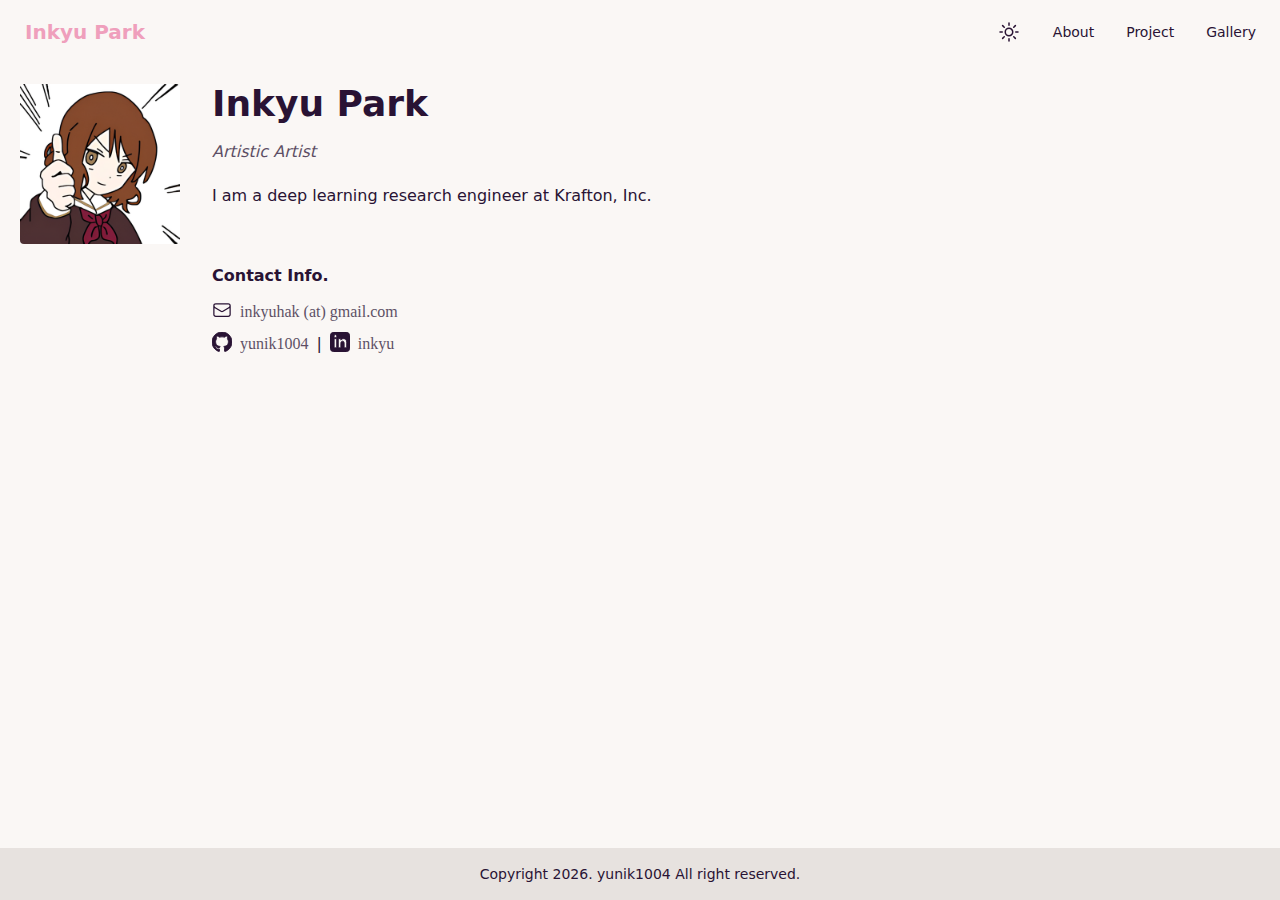
<file: index.html>
<!doctype html>
<html lang="en">
  <head>
    <meta charset="utf-8" />
    <title>Inkyu's Blog</title>
    <link rel="shortcut icon" href="./favicon.png" />
    <link rel="icon" href="./favicon.png" />
    <meta name="viewport" content="width=device-width" />
    <meta name="description" content="Inkyu's blog" />
    <script lang="ts">
      try {
        document.documentElement.setAttribute("data-theme", localStorage.getItem("theme"));
      } catch (e) {}
    </script>
    
		<link href="./_app/immutable/assets/0.D_kQ6VMZ.css" rel="stylesheet">
		<link rel="modulepreload" href="./_app/immutable/entry/start.D4YwMj_a.js">
		<link rel="modulepreload" href="./_app/immutable/chunks/entry.BnDwcyi2.js">
		<link rel="modulepreload" href="./_app/immutable/chunks/scheduler.BeaK0CkN.js">
		<link rel="modulepreload" href="./_app/immutable/entry/app.DnDO7EpD.js">
		<link rel="modulepreload" href="./_app/immutable/chunks/index.CBe5dOmx.js">
		<link rel="modulepreload" href="./_app/immutable/nodes/0.J8Mi4met.js">
		<link rel="modulepreload" href="./_app/immutable/nodes/2.W7Xk1KEm.js">
  </head>
  <body>
    <div>  <div class="flex flex-col h-screen"><div class="navbar bg-base-100"><div class="navbar-start" data-svelte-h="svelte-ivhb8d"><a class="btn btn-ghost normal-case text-xl text-secondary" href="/">Inkyu Park</a></div> <div class="navbar-end"><ul class="menu menu-horizontal p-0"><li><label class="swap swap-rotate"> <input type="checkbox" class="theme-controller" data-toggle-theme="halloween,cupcake" data-act-class="ACTIVECLASS" >  <svg class="swap-on" xmlns="http://www.w3.org/2000/svg" width="24" height="24" viewBox="0 0 24 24"><path fill="none" stroke="currentColor" stroke-linecap="round" stroke-linejoin="round" stroke-width="1.5" d="M12 3v2.25m6.364.386l-1.591 1.591M21 12h-2.25m-.386 6.364l-1.591-1.591M12 18.75V21m-4.773-4.227l-1.591 1.591M5.25 12H3m4.227-4.773L5.636 5.636M15.75 12a3.75 3.75 0 1 1-7.5 0a3.75 3.75 0 0 1 7.5 0"></path></svg>  <svg class="swap-off" xmlns="http://www.w3.org/2000/svg" width="24" height="24" viewBox="0 0 24 24"><path fill="none" stroke="currentColor" stroke-linecap="round" stroke-linejoin="round" stroke-width="1.5" d="M21.752 15.002A9.72 9.72 0 0 1 18 15.75A9.75 9.75 0 0 1 8.25 6c0-1.33.266-2.597.748-3.752A9.753 9.753 0 0 0 3 11.25A9.75 9.75 0 0 0 12.75 21a9.753 9.753 0 0 0 9.002-5.998"></path></svg></label></li></ul> <ul class="menu menu-horizontal p-0 hidden sm:flex" data-svelte-h="svelte-1a2xzlf"><li><a href="/about">About</a></li> <li><a href="/project">Project</a></li> <li><a href="/gallery">Gallery</a></li></ul> <div class="dropdown dropdown-end" data-svelte-h="svelte-w7ip52"><div tabindex="0" role="button" class="btn btn-ghost sm:hidden"><svg xmlns="http://www.w3.org/2000/svg" fill="none" viewBox="0 0 24 24" stroke-width="1.5" stroke="currentColor" class="w-6 h-6"><path stroke-linecap="round" stroke-linejoin="round" d="M3.75 6.75h16.5M3.75 12h16.5m-16.5 5.25h16.5"></path></svg></div> <ul tabindex="-1" class="menu menu-compact dropdown-content mt-3 z-[1] p-2 shadow bg-base-100 rounded-box w-52"><li><a href="/about">About</a></li> <li><a href="/project">Project</a></li> <li><a href="/gallery">Gallery</a></li></ul></div></div></div> <div class="container mx-auto p-2 pb-10 grow"><div class="p-3" data-svelte-h="svelte-1s94mgk"><div class="sm:flex"><div class="avatar flex-none pr-8 pb-5"><div class="w-40 h-40 rounded"><img src="images/profile.png" alt="profile"></div></div> <div class="flex-1 pb-5"><h1 class="text-4xl font-bold pb-4">Inkyu Park</h1> <p class="pb-5 italic opacity-75">Artistic Artist</p> <p class="pb-5">I am a deep learning research engineer at Krafton, Inc.</p></div></div> <div class="flex"><div class="avatar flex-none pr-8 hidden sm:flex"><div class="w-40 h-40"></div></div> <div class="flex-1"><h1 class="text-1xl font-bold pb-3">Contact Info.</h1> <div class="flex pb-2"><svg xmlns="http://www.w3.org/2000/svg" fill="none" viewBox="0 0 24 24" stroke-width="1.5" stroke="currentColor" class="w-5 h-5"><path stroke-linecap="round" stroke-linejoin="round" d="M21.75 6.75v10.5a2.25 2.25 0 01-2.25 2.25h-15a2.25 2.25 0 01-2.25-2.25V6.75m19.5 0A2.25 2.25 0 0019.5 4.5h-15a2.25 2.25 0 00-2.25 2.25m19.5 0v.243a2.25 2.25 0 01-1.07 1.916l-7.5 4.615a2.25 2.25 0 01-2.36 0L3.32 8.91a2.25 2.25 0 01-1.07-1.916V6.75"></path></svg> <p class="font-serif pl-2 pr-2 opacity-75">inkyuhak (at) gmail.com</p></div> <div class="flex"><a class="link link-hover" href="https://github.com/yunik1004"><div class="flex"><svg xmlns="http://www.w3.org/2000/svg" width="24" height="24" viewBox="0 0 24 24" stroke="currentColor" class="fill-current w-5 h-5"><path d="M12 0c-6.626 0-12 5.373-12 12 0 5.302 3.438 9.8 8.207 11.387.599.111.793-.261.793-.577v-2.234c-3.338.726-4.033-1.416-4.033-1.416-.546-1.387-1.333-1.756-1.333-1.756-1.089-.745.083-.729.083-.729 1.205.084 1.839 1.237 1.839 1.237 1.07 1.834 2.807 1.304 3.492.997.107-.775.418-1.305.762-1.604-2.665-.305-5.467-1.334-5.467-5.931 0-1.311.469-2.381 1.236-3.221-.124-.303-.535-1.524.117-3.176 0 0 1.008-.322 3.301 1.23.957-.266 1.983-.399 3.003-.404 1.02.005 2.047.138 3.006.404 2.291-1.552 3.297-1.23 3.297-1.23.653 1.653.242 2.874.118 3.176.77.84 1.235 1.911 1.235 3.221 0 4.609-2.807 5.624-5.479 5.921.43.372.823 1.102.823 2.222v3.293c0 .319.192.694.801.576 4.765-1.589 8.199-6.086 8.199-11.386 0-6.627-5.373-12-12-12z"></path></svg> <p class="font-serif pl-2 opacity-75">yunik1004</p></div></a> <p class="pl-2 pr-2">|</p> <a class="link link-hover" href="https://www.linkedin.com/in/inkyu/"><div class="flex"><svg xmlns="http://www.w3.org/2000/svg" width="24" height="24" viewBox="0 0 24 24" stroke="currentColor" class="fill-current w-5 h-5"><path d="M19 0h-14c-2.761 0-5 2.239-5 5v14c0 2.761 2.239 5 5 5h14c2.762 0 5-2.239 5-5v-14c0-2.761-2.238-5-5-5zm-11 19h-3v-11h3v11zm-1.5-12.268c-.966 0-1.75-.79-1.75-1.764s.784-1.764 1.75-1.764 1.75.79 1.75 1.764-.783 1.764-1.75 1.764zm13.5 12.268h-3v-5.604c0-3.368-4-3.113-4 0v5.604h-3v-11h3v1.765c1.396-2.586 7-2.777 7 2.476v6.759z"></path></svg> <p class="font-serif pl-2 opacity-75">inkyu</p></div></a></div></div></div></div></div> <footer class="footer footer-center p-4 bg-base-300 text-base-content"><div class="container mx-auto"><p>Copyright 2024. yunik1004 All right reserved.</p></div></footer></div> 
			
			<script>
				{
					__sveltekit_44gqib = {
						base: new URL(".", location).pathname.slice(0, -1)
					};

					const element = document.currentScript.parentElement;

					const data = [null,null];

					Promise.all([
						import("./_app/immutable/entry/start.D4YwMj_a.js"),
						import("./_app/immutable/entry/app.DnDO7EpD.js")
					]).then(([kit, app]) => {
						kit.start(app, element, {
							node_ids: [0, 2],
							data,
							form: null,
							error: null
						});
					});
				}
			</script>
		</div>
  </body>
</html>
</file>
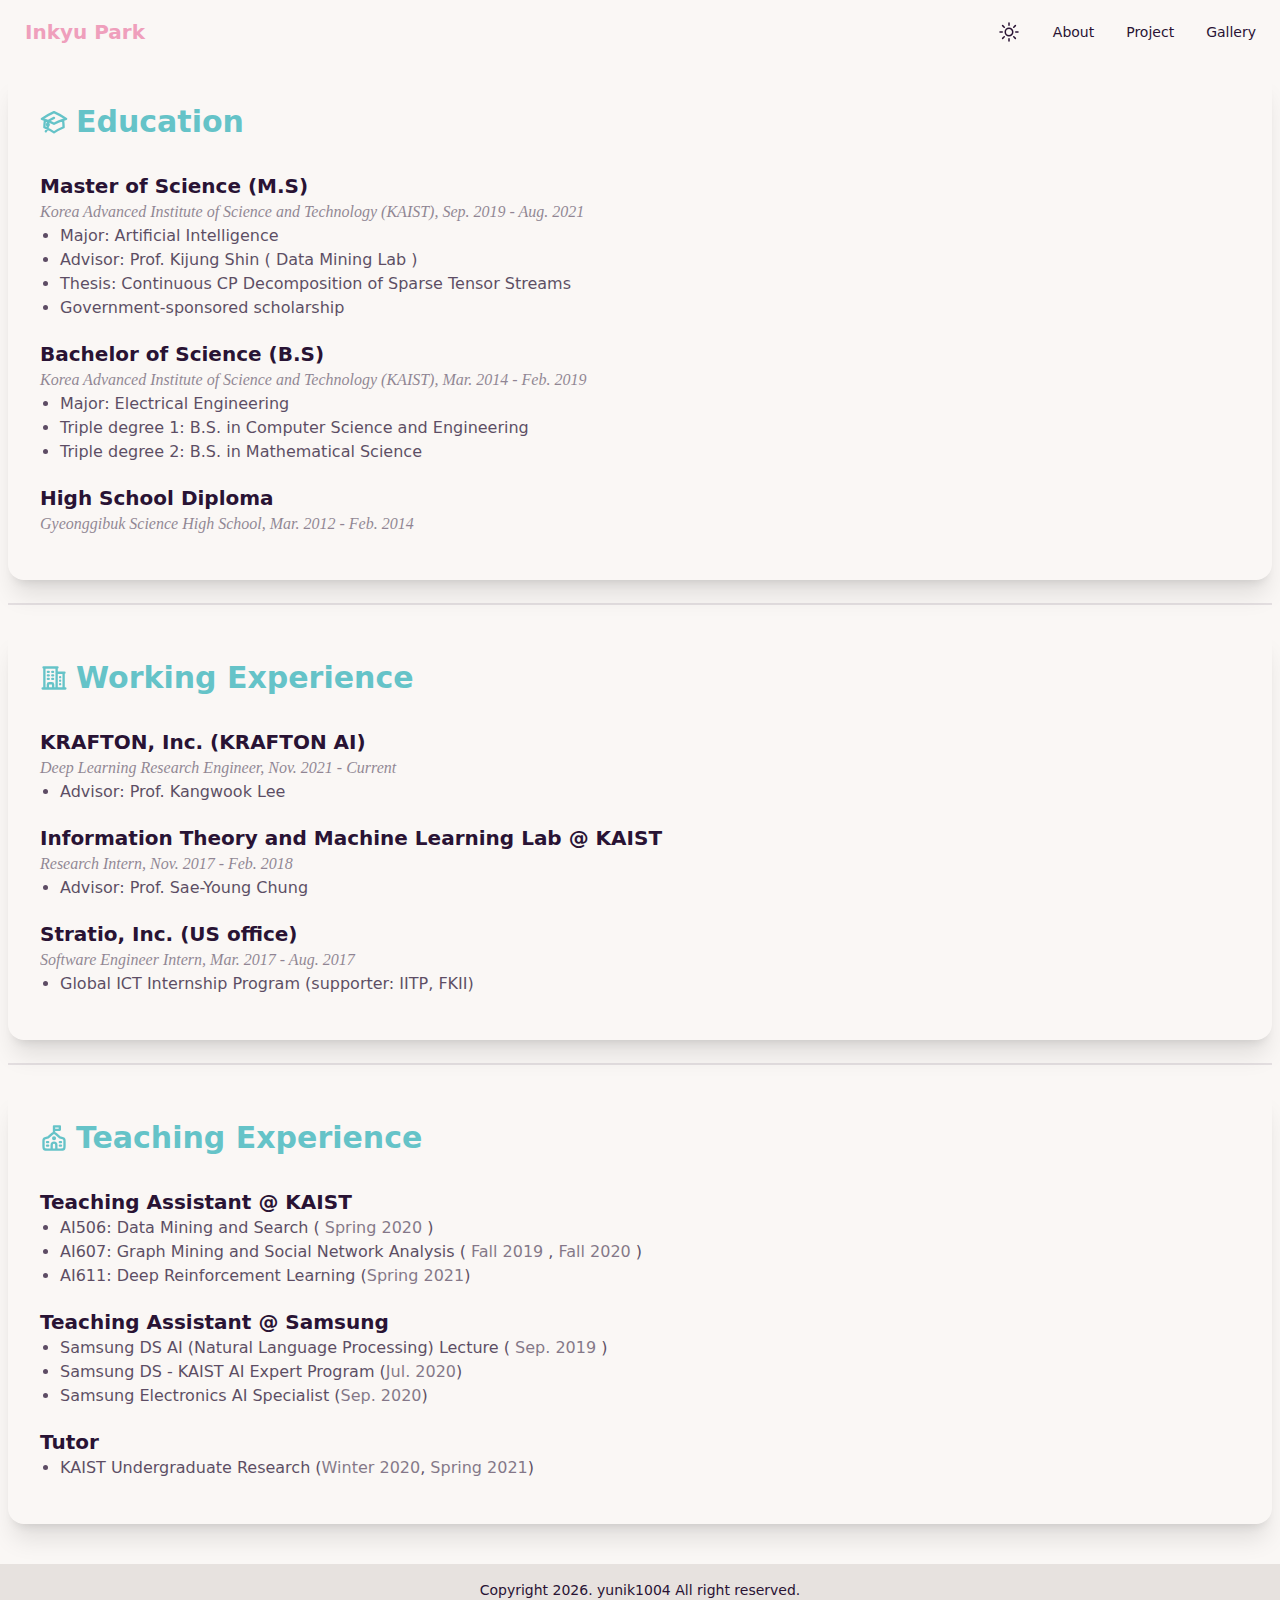
<file: about.html>
<!doctype html>
<html lang="en">
  <head>
    <meta charset="utf-8" />
    <title>Inkyu's Blog</title>
    <link rel="shortcut icon" href="./favicon.png" />
    <link rel="icon" href="./favicon.png" />
    <meta name="viewport" content="width=device-width" />
    <meta name="description" content="Inkyu's blog" />
    <script lang="ts">
      try {
        document.documentElement.setAttribute("data-theme", localStorage.getItem("theme"));
      } catch (e) {}
    </script>
    
		<link href="./_app/immutable/assets/0.D_kQ6VMZ.css" rel="stylesheet">
		<link rel="modulepreload" href="./_app/immutable/entry/start.D4YwMj_a.js">
		<link rel="modulepreload" href="./_app/immutable/chunks/entry.BnDwcyi2.js">
		<link rel="modulepreload" href="./_app/immutable/chunks/scheduler.BeaK0CkN.js">
		<link rel="modulepreload" href="./_app/immutable/entry/app.DnDO7EpD.js">
		<link rel="modulepreload" href="./_app/immutable/chunks/index.CBe5dOmx.js">
		<link rel="modulepreload" href="./_app/immutable/nodes/0.J8Mi4met.js">
		<link rel="modulepreload" href="./_app/immutable/nodes/3.C_h87O5H.js">
		<link rel="modulepreload" href="./_app/immutable/chunks/Card.DaNX4Hhl.js">
  </head>
  <body>
    <div>  <div class="flex flex-col h-screen"><div class="navbar bg-base-100"><div class="navbar-start" data-svelte-h="svelte-ivhb8d"><a class="btn btn-ghost normal-case text-xl text-secondary" href="/">Inkyu Park</a></div> <div class="navbar-end"><ul class="menu menu-horizontal p-0"><li><label class="swap swap-rotate"> <input type="checkbox" class="theme-controller" data-toggle-theme="halloween,cupcake" data-act-class="ACTIVECLASS" >  <svg class="swap-on" xmlns="http://www.w3.org/2000/svg" width="24" height="24" viewBox="0 0 24 24"><path fill="none" stroke="currentColor" stroke-linecap="round" stroke-linejoin="round" stroke-width="1.5" d="M12 3v2.25m6.364.386l-1.591 1.591M21 12h-2.25m-.386 6.364l-1.591-1.591M12 18.75V21m-4.773-4.227l-1.591 1.591M5.25 12H3m4.227-4.773L5.636 5.636M15.75 12a3.75 3.75 0 1 1-7.5 0a3.75 3.75 0 0 1 7.5 0"></path></svg>  <svg class="swap-off" xmlns="http://www.w3.org/2000/svg" width="24" height="24" viewBox="0 0 24 24"><path fill="none" stroke="currentColor" stroke-linecap="round" stroke-linejoin="round" stroke-width="1.5" d="M21.752 15.002A9.72 9.72 0 0 1 18 15.75A9.75 9.75 0 0 1 8.25 6c0-1.33.266-2.597.748-3.752A9.753 9.753 0 0 0 3 11.25A9.75 9.75 0 0 0 12.75 21a9.753 9.753 0 0 0 9.002-5.998"></path></svg></label></li></ul> <ul class="menu menu-horizontal p-0 hidden sm:flex" data-svelte-h="svelte-1a2xzlf"><li><a href="/about">About</a></li> <li><a href="/project">Project</a></li> <li><a href="/gallery">Gallery</a></li></ul> <div class="dropdown dropdown-end" data-svelte-h="svelte-w7ip52"><div tabindex="0" role="button" class="btn btn-ghost sm:hidden"><svg xmlns="http://www.w3.org/2000/svg" fill="none" viewBox="0 0 24 24" stroke-width="1.5" stroke="currentColor" class="w-6 h-6"><path stroke-linecap="round" stroke-linejoin="round" d="M3.75 6.75h16.5M3.75 12h16.5m-16.5 5.25h16.5"></path></svg></div> <ul tabindex="-1" class="menu menu-compact dropdown-content mt-3 z-[1] p-2 shadow bg-base-100 rounded-box w-52"><li><a href="/about">About</a></li> <li><a href="/project">Project</a></li> <li><a href="/gallery">Gallery</a></li></ul></div></div></div> <div class="container mx-auto p-2 pb-10 grow"><div><div class="card shadow-xl md:card-normal card-compact"><div class="card-body"><div class="flex card-title pb-3 text-primary"><svg xmlns="http://www.w3.org/2000/svg" fill="none" viewBox="0 0 24 24" stroke-width="2.0" stroke="currentColor" class="w-7 h-7 stroke-primary-focus"><path stroke-linecap="round" stroke-linejoin="round" d="M4.26 10.147a60.436 60.436 0 00-.491 6.347A48.627 48.627 0 0112 20.904a48.627 48.627 0 018.232-4.41 60.46 60.46 0 00-.491-6.347m-15.482 0a50.57 50.57 0 00-2.658-.813A59.905 59.905 0 0112 3.493a59.902 59.902 0 0110.399 5.84c-.896.248-1.783.52-2.658.814m-15.482 0A50.697 50.697 0 0112 13.489a50.702 50.702 0 017.74-3.342M6.75 15a.75.75 0 100-1.5.75.75 0 000 1.5zm0 0v-3.675A55.378 55.378 0 0112 8.443m-7.007 11.55A5.981 5.981 0 006.75 15.75v-1.5"></path></svg> <h1 class="text-3xl font-bold">Education <br class="sm:hidden"> <small class="text-base"></small></h1></div> <div class="pb-3"><h2 class="text-xl font-bold">Master of Science (M.S)</h2> <p class="font-serif italic opacity-50">Korea Advanced Institute of Science and Technology (KAIST), Sep. 2019 - Aug. 2021</p> <ul class="list-disc pl-5 opacity-75"><li data-svelte-h="svelte-oud8du">Major: Artificial Intelligence</li> <li data-svelte-h="svelte-1emtvre">Advisor: <a class="link link-hover" href="https://kijungs.github.io">Prof. Kijung Shin</a>
      (
      <a class="link link-hover" href="https://sites.google.com/view/kaistdata">Data Mining Lab</a>
      )</li> <li data-svelte-h="svelte-9uvhis">Thesis: Continuous CP Decomposition of Sparse Tensor Streams</li> <li data-svelte-h="svelte-1net1w9">Government-sponsored scholarship</li></ul></div> <div class="pb-3"><h2 class="text-xl font-bold">Bachelor of Science (B.S)</h2> <p class="font-serif italic opacity-50">Korea Advanced Institute of Science and Technology (KAIST), Mar. 2014 - Feb. 2019</p> <ul class="list-disc pl-5 opacity-75"><li data-svelte-h="svelte-vczqiw">Major: Electrical Engineering</li> <li data-svelte-h="svelte-ygh30a">Triple degree 1: B.S. in Computer Science and Engineering</li> <li data-svelte-h="svelte-bz2jy0">Triple degree 2: B.S. in Mathematical Science</li></ul></div> <div class="pb-3"><h2 class="text-xl font-bold">High School Diploma</h2> <p class="font-serif italic opacity-50">Gyeonggibuk Science High School, Mar. 2012 - Feb. 2014</p> <ul class="list-disc pl-5 opacity-75"></ul></div></div></div> <div class="divider"></div> <div class="card shadow-xl md:card-normal card-compact"><div class="card-body"><div class="flex card-title pb-3 text-primary"><svg xmlns="http://www.w3.org/2000/svg" fill="none" viewBox="0 0 24 24" stroke-width="2.0" stroke="currentColor" class="w-7 h-7 stroke-primary-focus"><path stroke-linecap="round" stroke-linejoin="round" d="M2.25 21h19.5m-18-18v18m10.5-18v18m6-13.5V21M6.75 6.75h.75m-.75 3h.75m-.75 3h.75m3-6h.75m-.75 3h.75m-.75 3h.75M6.75 21v-3.375c0-.621.504-1.125 1.125-1.125h2.25c.621 0 1.125.504 1.125 1.125V21M3 3h12m-.75 4.5H21m-3.75 3.75h.008v.008h-.008v-.008zm0 3h.008v.008h-.008v-.008zm0 3h.008v.008h-.008v-.008z"></path></svg> <h1 class="text-3xl font-bold">Working Experience <br class="sm:hidden"> <small class="text-base"></small></h1></div> <div class="pb-3"><h2 class="text-xl font-bold"><a class="link link-hover" href="https://www.krafton.com">KRAFTON, Inc.</a> (<a class="link link-hover" href="https://www.krafton.ai">KRAFTON AI</a>)</h2> <p class="font-serif italic opacity-50">Deep Learning Research Engineer, Nov. 2021 - Current</p> <ul class="list-disc pl-5 opacity-75"><li data-svelte-h="svelte-19vzab4">Advisor:
      <a class="link link-hover" href="https://kangwooklee.com">Prof. Kangwook Lee</a></li></ul></div> <div class="pb-3"><h2 class="text-xl font-bold"><a class="link link-hover" href="https://itml.kaist.ac.kr">Information Theory and Machine Learning Lab @ KAIST</a> </h2> <p class="font-serif italic opacity-50">Research Intern, Nov. 2017 - Feb. 2018</p> <ul class="list-disc pl-5 opacity-75"><li data-svelte-h="svelte-1r7qaln">Advisor:
      <a class="link link-hover" href="https://scholar.google.com/citations?user=k-o3JBIAAAAJ">Prof. Sae-Young Chung</a></li></ul></div> <div class="pb-3"><h2 class="text-xl font-bold"><a class="link link-hover" href="https://stratiotechnology.com">Stratio, Inc. (US office)</a> </h2> <p class="font-serif italic opacity-50">Software Engineer Intern, Mar. 2017 - Aug. 2017</p> <ul class="list-disc pl-5 opacity-75"><li data-svelte-h="svelte-xb9p9x"><a class="link link-hover" href="https://www.ictintern.or.kr/homepage/system/systemViewG.do">Global ICT Internship Program</a>
      (supporter: <a class="link link-hover" href="https://www.iitp.kr">IITP</a>,
      <a class="link link-hover" href="https://fkii.org">FKII</a>)</li></ul></div></div></div> <div class="divider"></div> <div class="card shadow-xl md:card-normal card-compact"><div class="card-body"><div class="flex card-title pb-3 text-primary"><svg xmlns="http://www.w3.org/2000/svg" fill="none" viewBox="0 0 24 24" stroke-width="2.0" stroke="currentColor" class="w-7 h-7 stroke-primary-focus"><path stroke-linecap="round" stroke-linejoin="round" d="M6 15.5002H7M6 18.5002H7M17 18.5002H18M17 15.5002H18M10 22.0002V18.0002C10 16.8956 10.8954 16.0002 12 16.0002C13.1046 16.0002 14 16.8956 14 18.0002V22.0002M12 5H16.84C16.896 5 16.924 5 16.9454 4.9891C16.9642 4.97951 16.9795 4.96422 16.9891 4.9454C17 4.92401 17 4.89601 17 4.84V2.16C17 2.10399 17 2.07599 16.9891 2.0546C16.9795 2.03578 16.9642 2.02049 16.9454 2.0109C16.924 2 16.896 2 16.84 2H12.16C12.104 2 12.076 2 12.0546 2.0109C12.0358 2.02049 12.0205 2.03578 12.0109 2.0546C12 2.07599 12 2.10399 12 2.16V5ZM12 5V7.69092M12.03 12.25H12.0375M12 7.69092C12.1947 7.69092 12.3895 7.71935 12.5779 7.77623C13.0057 7.90536 13.3841 8.24585 14.1407 8.92681L17 11.5002L18.5761 11.8942C19.4428 12.1109 19.8761 12.2192 20.1988 12.4608C20.4834 12.674 20.7061 12.9592 20.8439 13.2871C21 13.6587 21 14.1053 21 14.9987V18.8002C21 19.9203 21 20.4804 20.782 20.9082C20.5903 21.2845 20.2843 21.5905 19.908 21.7822C19.4802 22.0002 18.9201 22.0002 17.8 22.0002H6.2C5.0799 22.0002 4.51984 22.0002 4.09202 21.7822C3.71569 21.5905 3.40973 21.2845 3.21799 20.9082C3 20.4804 3 19.9203 3 18.8002V14.9987C3 14.1053 3 13.6587 3.15613 13.2871C3.29388 12.9592 3.51657 12.674 3.80124 12.4608C4.12389 12.2192 4.55722 12.1109 5.42388 11.8942L7 11.5002L9.85931 8.92681C10.6159 8.24584 10.9943 7.90536 11.4221 7.77623C11.6105 7.71935 11.8053 7.69092 12 7.69092ZM12.03 13C11.6158 13 11.28 12.6642 11.28 12.25C11.28 11.8358 11.6158 11.5 12.03 11.5C12.4442 11.5 12.78 11.8358 12.78 12.25C12.78 12.6642 12.4442 13 12.03 13Z"></path></svg> <h1 class="text-3xl font-bold">Teaching Experience <br class="sm:hidden"> <small class="text-base"></small></h1></div> <div class="pb-3"><h2 class="text-xl font-bold">Teaching Assistant @ KAIST</h2> <ul class="list-disc pl-5 opacity-75"><li data-svelte-h="svelte-mtwj6q">AI506: Data Mining and Search (
      <a class="link link-hover opacity-75" href="https://sites.google.com/view/ai506-2020spring/home">Spring 2020</a>
      )</li> <li data-svelte-h="svelte-1xosh6w">AI607: Graph Mining and Social Network Analysis (
      <a class="link link-hover opacity-75" href="https://sites.google.com/view/ai607-2019fall/home">Fall 2019
      </a>,
      <a class="link link-hover opacity-75" href="https://sites.google.com/view/ai607-2020fall/home">Fall 2020</a>
      )</li> <li data-svelte-h="svelte-d8davu">AI611: Deep Reinforcement Learning (<span class="opacity-75">Spring 2021</span>)</li></ul></div> <div class="pb-3"><h2 class="text-xl font-bold">Teaching Assistant @ Samsung</h2> <ul class="list-disc pl-5 opacity-75"><li data-svelte-h="svelte-1a8wlp5">Samsung DS AI (Natural Language Processing) Lecture (
      <span class="opacity-75">Sep. 2019</span>
      )</li> <li data-svelte-h="svelte-7xsfc4">Samsung DS - KAIST AI Expert Program (<span class="opacity-75">Jul. 2020</span>)</li> <li data-svelte-h="svelte-5u3nuf">Samsung Electronics AI Specialist (<span class="opacity-75">Sep. 2020</span>)</li></ul></div> <div class="pb-3"><h2 class="text-xl font-bold">Tutor</h2> <ul class="list-disc pl-5 opacity-75"><li data-svelte-h="svelte-4ptlcq">KAIST Undergraduate Research (<span class="opacity-75">Winter 2020</span>,
      <span class="opacity-75">Spring 2021</span>)</li></ul></div></div></div></div></div> <footer class="footer footer-center p-4 bg-base-300 text-base-content"><div class="container mx-auto"><p>Copyright 2024. yunik1004 All right reserved.</p></div></footer></div> 
			
			<script>
				{
					__sveltekit_44gqib = {
						base: new URL(".", location).pathname.slice(0, -1)
					};

					const element = document.currentScript.parentElement;

					const data = [null,null];

					Promise.all([
						import("./_app/immutable/entry/start.D4YwMj_a.js"),
						import("./_app/immutable/entry/app.DnDO7EpD.js")
					]).then(([kit, app]) => {
						kit.start(app, element, {
							node_ids: [0, 3],
							data,
							form: null,
							error: null
						});
					});
				}
			</script>
		</div>
  </body>
</html>
</file>
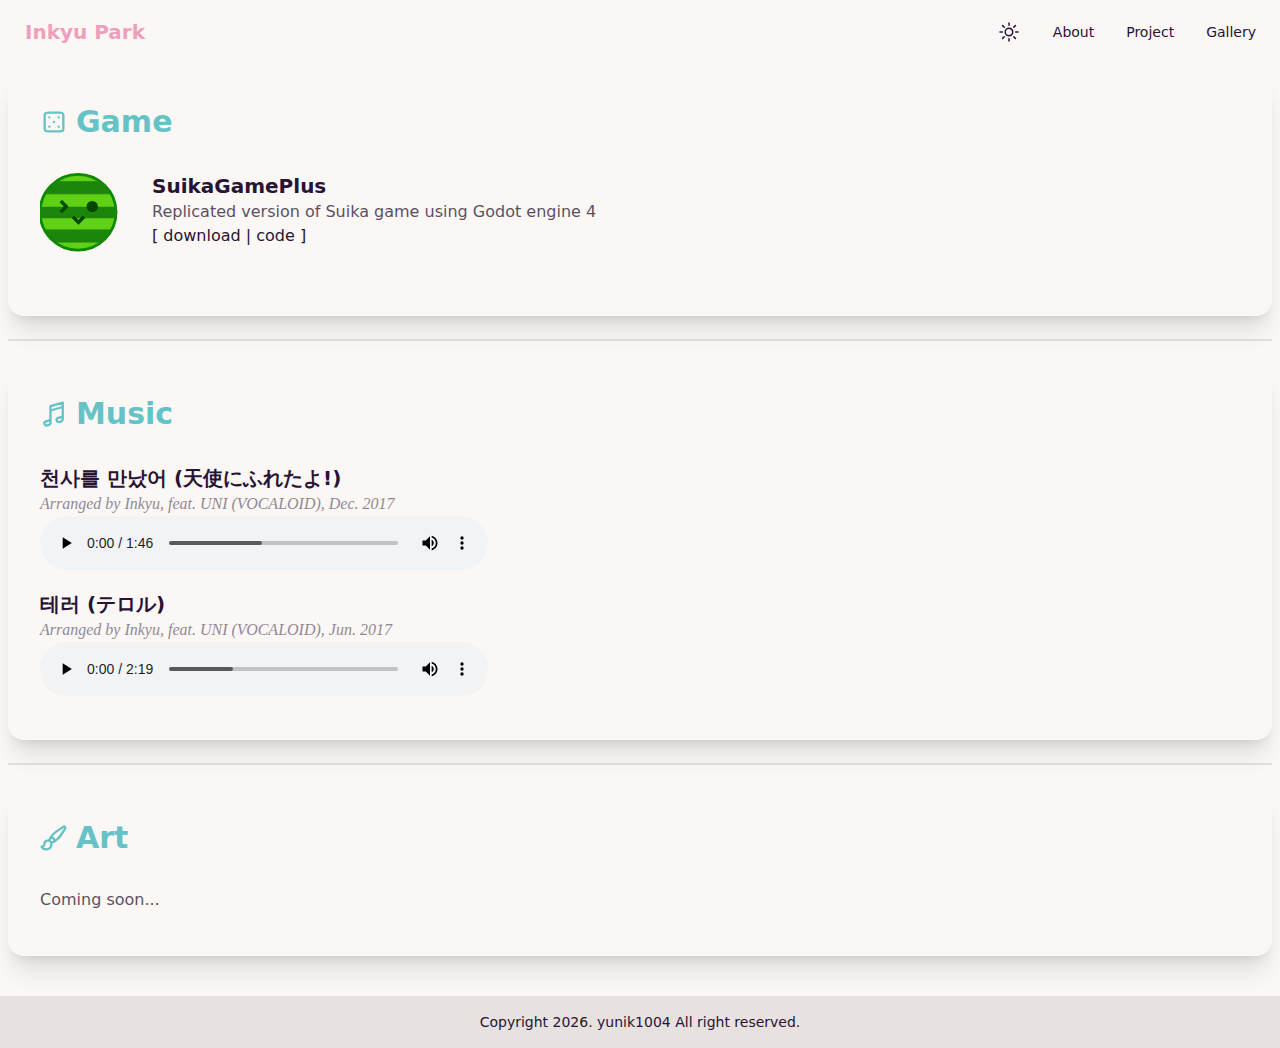
<file: gallery.html>
<!doctype html>
<html lang="en">
  <head>
    <meta charset="utf-8" />
    <title>Inkyu's Blog</title>
    <link rel="shortcut icon" href="./favicon.png" />
    <link rel="icon" href="./favicon.png" />
    <meta name="viewport" content="width=device-width" />
    <meta name="description" content="Inkyu's blog" />
    <script lang="ts">
      try {
        document.documentElement.setAttribute("data-theme", localStorage.getItem("theme"));
      } catch (e) {}
    </script>
    
		<link href="./_app/immutable/assets/0.D_kQ6VMZ.css" rel="stylesheet">
		<link rel="modulepreload" href="./_app/immutable/entry/start.D4YwMj_a.js">
		<link rel="modulepreload" href="./_app/immutable/chunks/entry.BnDwcyi2.js">
		<link rel="modulepreload" href="./_app/immutable/chunks/scheduler.BeaK0CkN.js">
		<link rel="modulepreload" href="./_app/immutable/entry/app.DnDO7EpD.js">
		<link rel="modulepreload" href="./_app/immutable/chunks/index.CBe5dOmx.js">
		<link rel="modulepreload" href="./_app/immutable/nodes/0.J8Mi4met.js">
		<link rel="modulepreload" href="./_app/immutable/nodes/4.DFQmoXrp.js">
		<link rel="modulepreload" href="./_app/immutable/chunks/Card.DaNX4Hhl.js">
  </head>
  <body>
    <div>  <div class="flex flex-col h-screen"><div class="navbar bg-base-100"><div class="navbar-start" data-svelte-h="svelte-ivhb8d"><a class="btn btn-ghost normal-case text-xl text-secondary" href="/">Inkyu Park</a></div> <div class="navbar-end"><ul class="menu menu-horizontal p-0"><li><label class="swap swap-rotate"> <input type="checkbox" class="theme-controller" data-toggle-theme="halloween,cupcake" data-act-class="ACTIVECLASS" >  <svg class="swap-on" xmlns="http://www.w3.org/2000/svg" width="24" height="24" viewBox="0 0 24 24"><path fill="none" stroke="currentColor" stroke-linecap="round" stroke-linejoin="round" stroke-width="1.5" d="M12 3v2.25m6.364.386l-1.591 1.591M21 12h-2.25m-.386 6.364l-1.591-1.591M12 18.75V21m-4.773-4.227l-1.591 1.591M5.25 12H3m4.227-4.773L5.636 5.636M15.75 12a3.75 3.75 0 1 1-7.5 0a3.75 3.75 0 0 1 7.5 0"></path></svg>  <svg class="swap-off" xmlns="http://www.w3.org/2000/svg" width="24" height="24" viewBox="0 0 24 24"><path fill="none" stroke="currentColor" stroke-linecap="round" stroke-linejoin="round" stroke-width="1.5" d="M21.752 15.002A9.72 9.72 0 0 1 18 15.75A9.75 9.75 0 0 1 8.25 6c0-1.33.266-2.597.748-3.752A9.753 9.753 0 0 0 3 11.25A9.75 9.75 0 0 0 12.75 21a9.753 9.753 0 0 0 9.002-5.998"></path></svg></label></li></ul> <ul class="menu menu-horizontal p-0 hidden sm:flex" data-svelte-h="svelte-1a2xzlf"><li><a href="/about">About</a></li> <li><a href="/project">Project</a></li> <li><a href="/gallery">Gallery</a></li></ul> <div class="dropdown dropdown-end" data-svelte-h="svelte-w7ip52"><div tabindex="0" role="button" class="btn btn-ghost sm:hidden"><svg xmlns="http://www.w3.org/2000/svg" fill="none" viewBox="0 0 24 24" stroke-width="1.5" stroke="currentColor" class="w-6 h-6"><path stroke-linecap="round" stroke-linejoin="round" d="M3.75 6.75h16.5M3.75 12h16.5m-16.5 5.25h16.5"></path></svg></div> <ul tabindex="-1" class="menu menu-compact dropdown-content mt-3 z-[1] p-2 shadow bg-base-100 rounded-box w-52"><li><a href="/about">About</a></li> <li><a href="/project">Project</a></li> <li><a href="/gallery">Gallery</a></li></ul></div></div></div> <div class="container mx-auto p-2 pb-10 grow"><div><div class="card shadow-xl md:card-normal card-compact"><div class="card-body"><div class="flex card-title pb-3 text-primary"><svg xmlns="http://www.w3.org/2000/svg" fill="none" viewBox="0 0 24 24" stroke-width="2.0" stroke="currentColor" class="w-7 h-7 stroke-primary-focus"><path stroke-linecap="round" stroke-linejoin="round" d="M8 8H8.01M16 8H16.01M12 12H12.01M16 16H16.01M8 16H8.01M7.2 20H16.8C17.9201 20 18.4802 20 18.908 19.782C19.2843 19.5903 19.5903 19.2843 19.782 18.908C20 18.4802 20 17.9201 20 16.8V7.2C20 6.0799 20 5.51984 19.782 5.09202C19.5903 4.71569 19.2843 4.40973 18.908 4.21799C18.4802 4 17.9201 4 16.8 4H7.2C6.0799 4 5.51984 4 5.09202 4.21799C4.71569 4.40973 4.40973 4.71569 4.21799 5.09202C4 5.51984 4 6.07989 4 7.2V16.8C4 17.9201 4 18.4802 4.21799 18.908C4.40973 19.2843 4.71569 19.5903 5.09202 19.782C5.51984 20 6.07989 20 7.2 20Z"></path></svg> <h1 class="text-3xl font-bold">Game <br class="sm:hidden"> <small class="text-base"></small></h1></div> <div class="pb-3"><div class="sm:flex"><div class="avatar flex-none pr-8 pb-5"><div class="w-20 h-20 rounded"><img src="images/game/suika_game_plus.svg" alt="profile"></div></div> <div class="flex-1 pb-5"><h2 class="text-xl font-bold">SuikaGamePlus</h2> <p class="opacity-75">Replicated version of Suika game using Godot engine 4</p>
      [
      <a class="link link-hover" href="https://yunik1004.itch.io/suikagameplus">download</a>
      |
      <a class="link link-hover" href="https://github.com/yunik1004/SuikaGamePlus">code</a>
      ]</div></div></div></div></div> <div class="divider"></div> <div class="card shadow-xl md:card-normal card-compact"><div class="card-body"><div class="flex card-title pb-3 text-primary"><svg xmlns="http://www.w3.org/2000/svg" fill="none" viewBox="0 0 24 24" stroke-width="2.0" stroke="currentColor" class="w-7 h-7 stroke-primary-focus"><path stroke-linecap="round" stroke-linejoin="round" d="M9 9l10.5-3m0 6.553v3.75a2.25 2.25 0 01-1.632 2.163l-1.32.377a1.803 1.803 0 11-.99-3.467l2.31-.66a2.25 2.25 0 001.632-2.163zm0 0V2.25L9 5.25v10.303m0 0v3.75a2.25 2.25 0 01-1.632 2.163l-1.32.377a1.803 1.803 0 01-.99-3.467l2.31-.66A2.25 2.25 0 009 15.553z"></path></svg> <h1 class="text-3xl font-bold">Music <br class="sm:hidden"> <small class="text-base"></small></h1></div> <div class="pb-3"><h2 class="text-xl font-bold">천사를 만났어 (天使にふれたよ!)</h2> <p class="font-serif italic opacity-50">Arranged by Inkyu, feat. UNI (VOCALOID), Dec. 2017</p> <audio src="musics/Tenshi ni fureta yo! (Arranged by yunik1004).mp3" controls class="w-full max-w-md mr-auto bg-base-100"></audio></div> <div class="pb-3"><h2 class="text-xl font-bold">테러 (テロル)</h2> <p class="font-serif italic opacity-50">Arranged by Inkyu, feat. UNI (VOCALOID), Jun. 2017</p> <audio src="musics/Terror (Arrange by yunik1004).mp3" controls class="w-full max-w-md mr-auto bg-base-100"></audio></div></div></div> <div class="divider"></div> <div class="card shadow-xl md:card-normal card-compact"><div class="card-body"><div class="flex card-title pb-3 text-primary"><svg xmlns="http://www.w3.org/2000/svg" fill="none" viewBox="0 0 24 24" stroke-width="2.0" stroke="currentColor" class="w-7 h-7 stroke-primary-focus"><path stroke-linecap="round" stroke-linejoin="round" d="M9.53 16.122a3 3 0 00-5.78 1.128 2.25 2.25 0 01-2.4 2.245 4.5 4.5 0 008.4-2.245c0-.399-.078-.78-.22-1.128zm0 0a15.998 15.998 0 003.388-1.62m-5.043-.025a15.994 15.994 0 011.622-3.395m3.42 3.42a15.995 15.995 0 004.764-4.648l3.876-5.814a1.151 1.151 0 00-1.597-1.597L14.146 6.32a15.996 15.996 0 00-4.649 4.763m3.42 3.42a6.776 6.776 0 00-3.42-3.42"></path></svg> <h1 class="text-3xl font-bold">Art <br class="sm:hidden"> <small class="text-base"></small></h1></div> <div class="pb-3" data-svelte-h="svelte-1mnkvep"><p class="opacity-75">Coming soon...</p></div></div></div></div></div> <footer class="footer footer-center p-4 bg-base-300 text-base-content"><div class="container mx-auto"><p>Copyright 2024. yunik1004 All right reserved.</p></div></footer></div> 
			
			<script>
				{
					__sveltekit_44gqib = {
						base: new URL(".", location).pathname.slice(0, -1)
					};

					const element = document.currentScript.parentElement;

					const data = [null,null];

					Promise.all([
						import("./_app/immutable/entry/start.D4YwMj_a.js"),
						import("./_app/immutable/entry/app.DnDO7EpD.js")
					]).then(([kit, app]) => {
						kit.start(app, element, {
							node_ids: [0, 4],
							data,
							form: null,
							error: null
						});
					});
				}
			</script>
		</div>
  </body>
</html>
</file>
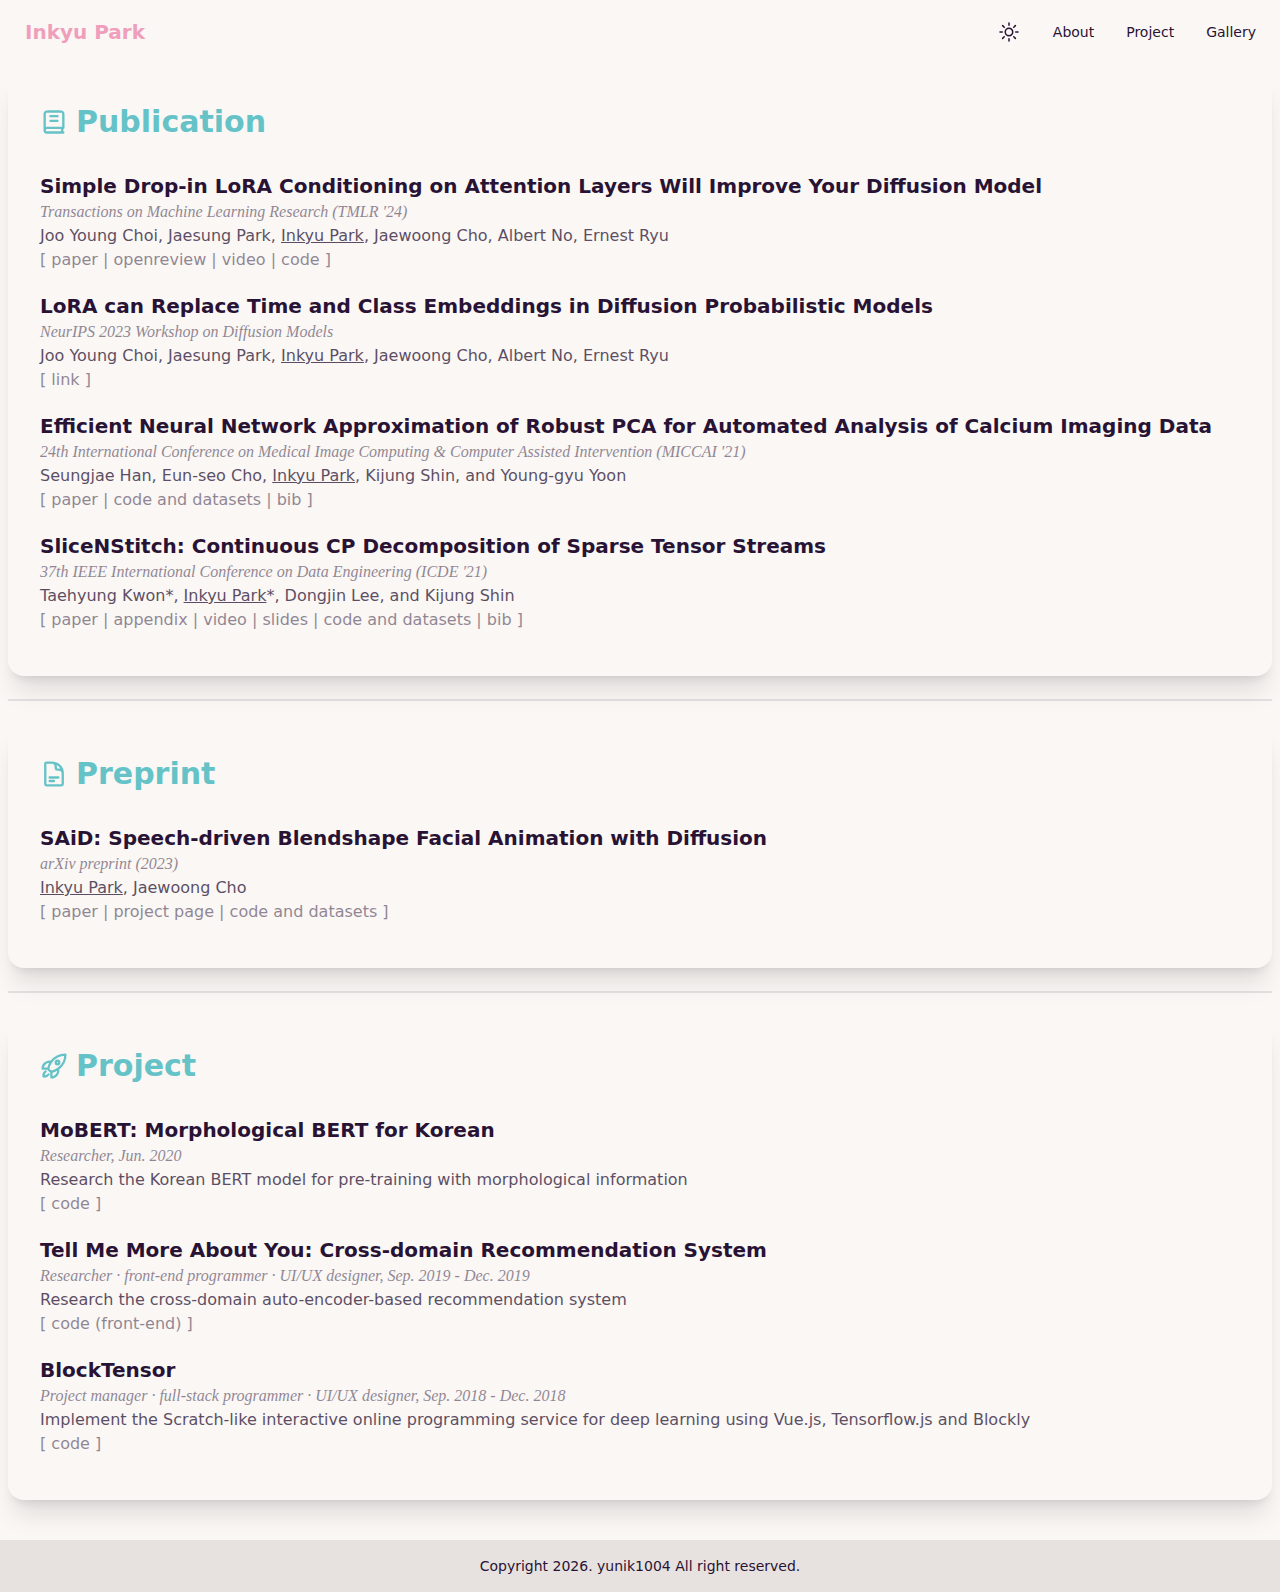
<file: project.html>
<!doctype html>
<html lang="en">
  <head>
    <meta charset="utf-8" />
    <title>Inkyu's Blog</title>
    <link rel="shortcut icon" href="./favicon.png" />
    <link rel="icon" href="./favicon.png" />
    <meta name="viewport" content="width=device-width" />
    <meta name="description" content="Inkyu's blog" />
    <script lang="ts">
      try {
        document.documentElement.setAttribute("data-theme", localStorage.getItem("theme"));
      } catch (e) {}
    </script>
    
		<link href="./_app/immutable/assets/0.D_kQ6VMZ.css" rel="stylesheet">
		<link rel="modulepreload" href="./_app/immutable/entry/start.D4YwMj_a.js">
		<link rel="modulepreload" href="./_app/immutable/chunks/entry.BnDwcyi2.js">
		<link rel="modulepreload" href="./_app/immutable/chunks/scheduler.BeaK0CkN.js">
		<link rel="modulepreload" href="./_app/immutable/entry/app.DnDO7EpD.js">
		<link rel="modulepreload" href="./_app/immutable/chunks/index.CBe5dOmx.js">
		<link rel="modulepreload" href="./_app/immutable/nodes/0.J8Mi4met.js">
		<link rel="modulepreload" href="./_app/immutable/nodes/5.Cd1oIxQB.js">
		<link rel="modulepreload" href="./_app/immutable/chunks/Card.DaNX4Hhl.js">
  </head>
  <body>
    <div>  <div class="flex flex-col h-screen"><div class="navbar bg-base-100"><div class="navbar-start" data-svelte-h="svelte-ivhb8d"><a class="btn btn-ghost normal-case text-xl text-secondary" href="/">Inkyu Park</a></div> <div class="navbar-end"><ul class="menu menu-horizontal p-0"><li><label class="swap swap-rotate"> <input type="checkbox" class="theme-controller" data-toggle-theme="halloween,cupcake" data-act-class="ACTIVECLASS" >  <svg class="swap-on" xmlns="http://www.w3.org/2000/svg" width="24" height="24" viewBox="0 0 24 24"><path fill="none" stroke="currentColor" stroke-linecap="round" stroke-linejoin="round" stroke-width="1.5" d="M12 3v2.25m6.364.386l-1.591 1.591M21 12h-2.25m-.386 6.364l-1.591-1.591M12 18.75V21m-4.773-4.227l-1.591 1.591M5.25 12H3m4.227-4.773L5.636 5.636M15.75 12a3.75 3.75 0 1 1-7.5 0a3.75 3.75 0 0 1 7.5 0"></path></svg>  <svg class="swap-off" xmlns="http://www.w3.org/2000/svg" width="24" height="24" viewBox="0 0 24 24"><path fill="none" stroke="currentColor" stroke-linecap="round" stroke-linejoin="round" stroke-width="1.5" d="M21.752 15.002A9.72 9.72 0 0 1 18 15.75A9.75 9.75 0 0 1 8.25 6c0-1.33.266-2.597.748-3.752A9.753 9.753 0 0 0 3 11.25A9.75 9.75 0 0 0 12.75 21a9.753 9.753 0 0 0 9.002-5.998"></path></svg></label></li></ul> <ul class="menu menu-horizontal p-0 hidden sm:flex" data-svelte-h="svelte-1a2xzlf"><li><a href="/about">About</a></li> <li><a href="/project">Project</a></li> <li><a href="/gallery">Gallery</a></li></ul> <div class="dropdown dropdown-end" data-svelte-h="svelte-w7ip52"><div tabindex="0" role="button" class="btn btn-ghost sm:hidden"><svg xmlns="http://www.w3.org/2000/svg" fill="none" viewBox="0 0 24 24" stroke-width="1.5" stroke="currentColor" class="w-6 h-6"><path stroke-linecap="round" stroke-linejoin="round" d="M3.75 6.75h16.5M3.75 12h16.5m-16.5 5.25h16.5"></path></svg></div> <ul tabindex="-1" class="menu menu-compact dropdown-content mt-3 z-[1] p-2 shadow bg-base-100 rounded-box w-52"><li><a href="/about">About</a></li> <li><a href="/project">Project</a></li> <li><a href="/gallery">Gallery</a></li></ul></div></div></div> <div class="container mx-auto p-2 pb-10 grow"><div><div class="card shadow-xl md:card-normal card-compact"><div class="card-body"><div class="flex card-title pb-3 text-primary"><svg xmlns="http://www.w3.org/2000/svg" fill="none" viewBox="0 0 24 24" stroke-width="2.0" stroke="currentColor" class="w-7 h-7 stroke-primary-focus"><path stroke-linecap="round" stroke-linejoin="round" d="M4 19V6.2C4 5.0799 4 4.51984 4.21799 4.09202C4.40973 3.71569 4.71569 3.40973 5.09202 3.21799C5.51984 3 6.0799 3 7.2 3H16.8C17.9201 3 18.4802 3 18.908 3.21799C19.2843 3.40973 19.5903 3.71569 19.782 4.09202C20 4.51984 20 5.0799 20 6.2V17H6C4.89543 17 4 17.8954 4 19ZM4 19C4 20.1046 4.89543 21 6 21H20M9 7H15M9 11H15M19 17V21"></path></svg> <h1 class="text-3xl font-bold">Publication <br class="sm:hidden"> <small class="text-base"></small></h1></div> <div class="pb-3"><h2 class="text-xl font-bold">Simple Drop-in LoRA Conditioning on Attention Layers Will Improve Your Diffusion Model</h2> <p class="font-serif italic opacity-50">Transactions on Machine Learning Research (TMLR '24)</p> <p class="opacity-75">Joo Young Choi, Jaesung Park, Inkyu Park, Jaewoong Cho, Albert No, Ernest Ryu</p> <p class="opacity-50">[
    <a class="link link-hover" href="https://arxiv.org/abs/2405.03958" data-svelte-h="svelte-d34u9t">paper</a>
    |
    <a class="link link-hover" href="https://openreview.net/forum?id=38P40gJPrI" data-svelte-h="svelte-1yigthm">openreview</a>
    |
    <a class="link link-hover" href="https://youtube.com/watch?v=z-1LE2aNHak" data-svelte-h="svelte-56y1uu">video</a>
    |
    <a class="link link-hover" href="https://github.com/lthilnklover/diffusion_lora" data-svelte-h="svelte-1a9ejpw">code</a>
    ]</p></div> <div class="pb-3"><h2 class="text-xl font-bold">LoRA can Replace Time and Class Embeddings in Diffusion Probabilistic Models</h2> <p class="font-serif italic opacity-50">NeurIPS 2023 Workshop on Diffusion Models</p> <p class="opacity-75">Joo Young Choi, Jaesung Park, Inkyu Park, Jaewoong Cho, Albert No, Ernest Ryu</p> <p class="opacity-50">[
    <a class="link link-hover" href="https://nips.cc/virtual/2023/74885" data-svelte-h="svelte-a4y7y4">link</a>
    ]</p></div> <div class="pb-3"><h2 class="text-xl font-bold">Efficient Neural Network Approximation of Robust PCA for Automated Analysis of Calcium Imaging Data</h2> <p class="font-serif italic opacity-50">24th International Conference on Medical Image Computing &amp; Computer Assisted Intervention (MICCAI '21)</p> <p class="opacity-75">Seungjae Han, Eun-seo Cho, Inkyu Park, Kijung Shin, and Young-gyu Yoon</p> <p class="opacity-50">[
    <a class="link link-hover" href="https://arxiv.org/abs/2108.01665" data-svelte-h="svelte-1yfix6s">paper</a>
    |
    <a class="link link-hover" href="https://github.com/NICALab/BEAR" data-svelte-h="svelte-6qsyuk">code and datasets</a>
    |
    <a class="link link-hover" href="https://dblp.uni-trier.de/rec/conf/miccai/HanCPSY21.html?view=bibtex" data-svelte-h="svelte-1vusgdt">bib</a>
    ]</p></div> <div class="pb-3"><h2 class="text-xl font-bold">SliceNStitch: Continuous CP Decomposition of Sparse Tensor Streams</h2> <p class="font-serif italic opacity-50">37th IEEE International Conference on Data Engineering (ICDE '21)</p> <p class="opacity-75">Taehyung Kwon*, Inkyu Park*, Dongjin Lee, and Kijung Shin</p> <p class="opacity-50">[
    <a class="link link-hover" href="https://arxiv.org/abs/2102.11517" data-svelte-h="svelte-1no1zgz">paper</a>
    |
    <a class="link link-hover" href="https://github.com/DMLab-Tensor/SliceNStitch/blob/master/doc/supplementary.pdf" data-svelte-h="svelte-525rip">appendix</a>
    |
    <a class="link link-hover" href="https://youtu.be/x5yiWLvPCFo" data-svelte-h="svelte-15wkv1a">video</a>
    |
    <a class="link link-hover" href="http://dmlab.kaist.ac.kr/~kijungs/snsICDE2021.pdf" data-svelte-h="svelte-1f60gyw">slides</a>
    |
    <a class="link link-hover" href="https://github.com/DMLab-Tensor/SliceNStitch" data-svelte-h="svelte-m91jit">code and datasets</a>
    |
    <a class="link link-hover" href="https://dblp.uni-trier.de/rec/conf/icde/Kwon0LS21.html?view=bibtex" data-svelte-h="svelte-1v4hedg">bib</a>
    ]</p></div></div></div> <div class="divider"></div> <div class="card shadow-xl md:card-normal card-compact"><div class="card-body"><div class="flex card-title pb-3 text-primary"><svg xmlns="http://www.w3.org/2000/svg" fill="none" viewBox="0 0 24 24" stroke-width="2.0" stroke="currentColor" class="w-7 h-7 stroke-primary-focus"><path stroke-linecap="round" stroke-linejoin="round" d="M19.5 14.25v-2.625a3.375 3.375 0 00-3.375-3.375h-1.5A1.125 1.125 0 0113.5 7.125v-1.5a3.375 3.375 0 00-3.375-3.375H8.25m0 12.75h7.5m-7.5 3H12M10.5 2.25H5.625c-.621 0-1.125.504-1.125 1.125v17.25c0 .621.504 1.125 1.125 1.125h12.75c.621 0 1.125-.504 1.125-1.125V11.25a9 9 0 00-9-9z"></path></svg> <h1 class="text-3xl font-bold">Preprint <br class="sm:hidden"> <small class="text-base"></small></h1></div> <div class="pb-3"><h2 class="text-xl font-bold">SAiD: Speech-driven Blendshape Facial Animation with Diffusion</h2> <p class="font-serif italic opacity-50">arXiv preprint (2023)</p> <p class="opacity-75">Inkyu Park, Jaewoong Cho</p> <p class="opacity-50">[
    <a class="link link-hover" href="https://arxiv.org/abs/2401.08655" data-svelte-h="svelte-qwb4qe">paper</a>
    |
    <a class="link link-hover" href="https://yunik1004.github.io/SAiD" data-svelte-h="svelte-h5smvd">project page</a>
    |
    <a class="link link-hover" href="https://github.com/yunik1004/SAiD" data-svelte-h="svelte-6uzsq4">code and datasets</a>
    ]</p></div></div></div> <div class="divider"></div> <div class="card shadow-xl md:card-normal card-compact"><div class="card-body"><div class="flex card-title pb-3 text-primary"><svg xmlns="http://www.w3.org/2000/svg" fill="none" viewBox="0 0 24 24" stroke-width="2.0" stroke="currentColor" class="w-7 h-7 stroke-primary-focus"><path stroke-linecap="round" stroke-linejoin="round" d="M15.59 14.37a6 6 0 01-5.84 7.38v-4.8m5.84-2.58a14.98 14.98 0 006.16-12.12A14.98 14.98 0 009.631 8.41m5.96 5.96a14.926 14.926 0 01-5.841 2.58m-.119-8.54a6 6 0 00-7.381 5.84h4.8m2.581-5.84a14.927 14.927 0 00-2.58 5.84m2.699 2.7c-.103.021-.207.041-.311.06a15.09 15.09 0 01-2.448-2.448 14.9 14.9 0 01.06-.312m-2.24 2.39a4.493 4.493 0 00-1.757 4.306 4.493 4.493 0 004.306-1.758M16.5 9a1.5 1.5 0 11-3 0 1.5 1.5 0 013 0z"></path></svg> <h1 class="text-3xl font-bold">Project <br class="sm:hidden"> <small class="text-base"></small></h1></div> <div class="pb-3"><h2 class="text-xl font-bold">MoBERT: Morphological BERT for Korean</h2> <p class="font-serif italic opacity-50">Researcher, Jun. 2020</p> <ul class="list-none"><li class="opacity-75">Research the Korean BERT model for pre-training with morphological information</li> <li class="opacity-50">[
    <a class="link link-hover" href="https://github.com/yunik1004/MoBERT" data-svelte-h="svelte-1y3iy6q">code</a>
    ]</li></ul></div> <div class="pb-3"><h2 class="text-xl font-bold">Tell Me More About You: Cross-domain Recommendation System</h2> <p class="font-serif italic opacity-50">Researcher · front-end programmer · UI/UX designer, Sep. 2019 - Dec. 2019</p> <ul class="list-none"><li class="opacity-75">Research the cross-domain auto-encoder-based recommendation system</li> <li class="opacity-50">[
    <a class="link link-hover" href="https://github.com/yunik1004/recommendation_web" data-svelte-h="svelte-3ig6mb">code (front-end)</a>
    ]</li></ul></div> <div class="pb-3"><h2 class="text-xl font-bold">BlockTensor</h2> <p class="font-serif italic opacity-50">Project manager · full-stack programmer · UI/UX designer, Sep. 2018 - Dec. 2018</p> <ul class="list-none"><li class="opacity-75">Implement the Scratch-like interactive online programming service for deep learning
		using Vue.js, Tensorflow.js and Blockly</li> <li class="opacity-50">[
    <a class="link link-hover" href="https://github.com/yunik1004/BlockTensor" data-svelte-h="svelte-1h813ab">code</a>
    ]</li></ul></div></div></div></div></div> <footer class="footer footer-center p-4 bg-base-300 text-base-content"><div class="container mx-auto"><p>Copyright 2024. yunik1004 All right reserved.</p></div></footer></div> 
			
			<script>
				{
					__sveltekit_44gqib = {
						base: new URL(".", location).pathname.slice(0, -1)
					};

					const element = document.currentScript.parentElement;

					const data = [null,null];

					Promise.all([
						import("./_app/immutable/entry/start.D4YwMj_a.js"),
						import("./_app/immutable/entry/app.DnDO7EpD.js")
					]).then(([kit, app]) => {
						kit.start(app, element, {
							node_ids: [0, 5],
							data,
							form: null,
							error: null
						});
					});
				}
			</script>
		</div>
  </body>
</html>
</file>
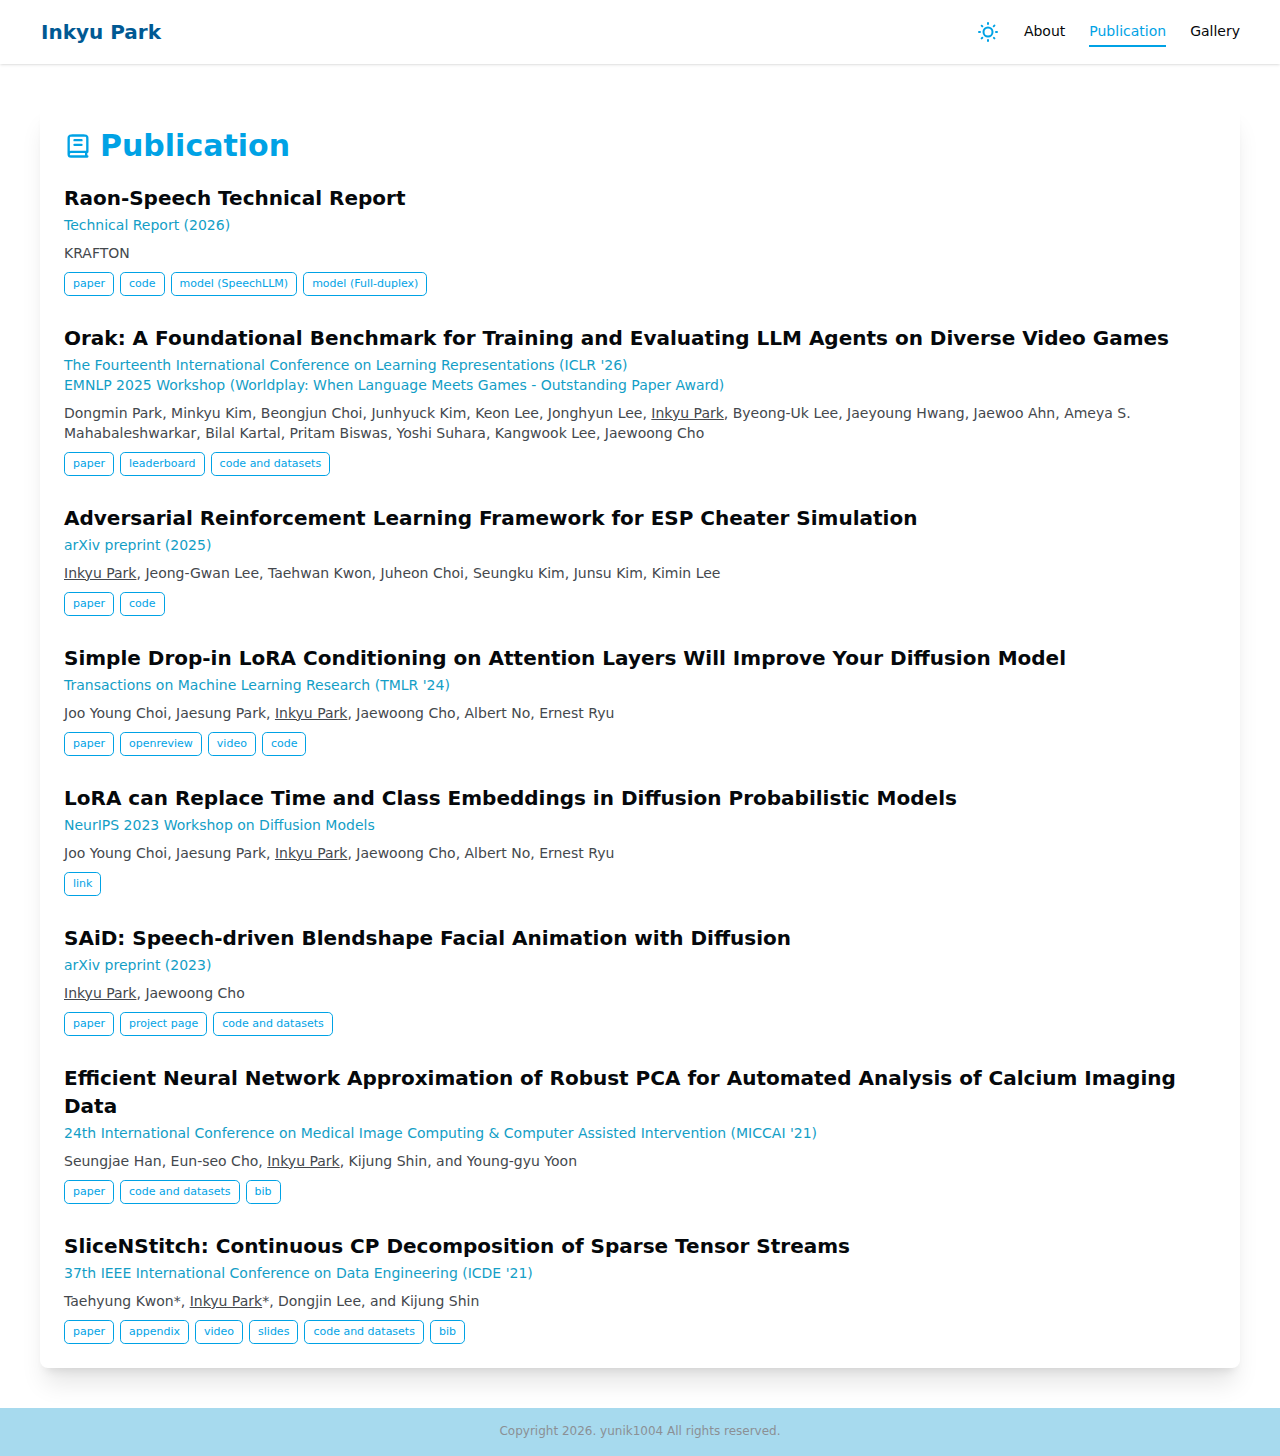
<file: publication.html>
<!doctype html>
<html lang="en">
  <head>
    <meta charset="utf-8" />
    <meta name="viewport" content="width=device-width, initial-scale=1" />
    <link href="./_app/immutable/entry/start.DCxIjbxK.js" rel="modulepreload">
		<link href="./_app/immutable/chunks/CzeoFweW.js" rel="modulepreload">
		<link href="./_app/immutable/chunks/Mbsa7Xjy.js" rel="modulepreload">
		<link href="./_app/immutable/chunks/Q-H2HCTk.js" rel="modulepreload">
		<link href="./_app/immutable/chunks/CH8HGYhL.js" rel="modulepreload">
		<link href="./_app/immutable/entry/app.Dav-GYzU.js" rel="modulepreload">
		<link href="./_app/immutable/chunks/CJ3cDgUp.js" rel="modulepreload">
		<link href="./_app/immutable/chunks/lxV50O4o.js" rel="modulepreload">
		<link href="./_app/immutable/chunks/DQAvuWib.js" rel="modulepreload">
		<link href="./_app/immutable/chunks/BJ2wWZ9I.js" rel="modulepreload">
		<link href="./_app/immutable/nodes/0.B5p9mTPe.js" rel="modulepreload">
		<link href="./_app/immutable/chunks/D49b5Ugg.js" rel="modulepreload">
		<link href="./_app/immutable/chunks/BVPZvMg8.js" rel="modulepreload">
		<link href="./_app/immutable/chunks/CDWp9z1Q.js" rel="modulepreload">
		<link href="./_app/immutable/chunks/CWSI2pyz.js" rel="modulepreload">
		<link href="./_app/immutable/chunks/DA0thcLZ.js" rel="modulepreload">
		<link href="./_app/immutable/nodes/5.DQ3E6Phz.js" rel="modulepreload">
		<link href="./_app/immutable/chunks/Crv1B2IM.js" rel="modulepreload">
		<link href="./_app/immutable/chunks/CorxcItU.js" rel="modulepreload">
		<!--12qhfyh--><link rel="shortcut icon" href="[data-uri]"/> <link rel="icon" href="[data-uri]"/> <meta name="description" content="Inkyu's blog"/> <script lang="ts">
    const THEME_KEY = "theme";
    const LIGHT_THEME = "blue-archive";
    const DARK_THEME = "reverse1999";

    function detectDarkMode() {
      const theme = localStorage.getItem(THEME_KEY);
      const mediaQuery = matchMedia("(prefers-color-scheme: dark)");

      let isDark;
      if (theme === LIGHT_THEME || theme === DARK_THEME) {
        isDark = theme === DARK_THEME;
      } else {
        isDark = mediaQuery.matches;
      }

      return isDark;
    }

    function updateTheme() {
      const isDark = detectDarkMode();
      document.documentElement.setAttribute("data-theme", isDark ? DARK_THEME : LIGHT_THEME);
    }

    updateTheme();
  </script><!----><title>Inkyu's Blog</title>
		<link href="./_app/immutable/assets/0.JtJieBnV.css" rel="stylesheet">
  </head>
  <body data-sveltekit-preload-data="hover">
    <div style="display: contents"><!--[--><!--[0--><!--[--><div class="flex flex-col h-screen"><div class="navbar bg-base-100 shadow-sm p-0"><div class="mx-auto w-full max-w-screen-xl px-4 sm:px-10 flex"><div class="navbar-start"><a class="btn btn-ghost normal-case text-xl text-secondary -ml-4" href="./">Inkyu Park</a></div> <div class="navbar-end"><ul class="menu menu-horizontal p-0"><li><label class="swap swap-rotate text-primary"><input type="checkbox" class="theme-controller" style="opacity: 0;" aria-label="Toggle dark mode"/> <svg class="swap-off fill-current" xmlns="http://www.w3.org/2000/svg" width="24" height="24" viewBox="0 0 24 24"><path d="M5.64,17l-.71.71a1,1,0,0,0,0,1.41,1,1,0,0,0,1.41,0l.71-.71A1,1,0,0,0,5.64,17ZM5,12a1,1,0,0,0-1-1H3a1,1,0,0,0,0,2H4A1,1,0,0,0,5,12Zm7-7a1,1,0,0,0,1-1V3a1,1,0,0,0-2,0V4A1,1,0,0,0,12,5ZM5.64,7.05a1,1,0,0,0,.7.29,1,1,0,0,0,.71-.29,1,1,0,0,0,0-1.41l-.71-.71A1,1,0,0,0,4.93,6.34Zm12,.29a1,1,0,0,0,.7-.29l.71-.71a1,1,0,1,0-1.41-1.41L17,5.64a1,1,0,0,0,0,1.41A1,1,0,0,0,17.66,7.34ZM21,11H20a1,1,0,0,0,0,2h1a1,1,0,0,0,0-2Zm-9,8a1,1,0,0,0-1,1v1a1,1,0,0,0,2,0V20A1,1,0,0,0,12,19ZM18.36,17A1,1,0,0,0,17,18.36l.71.71a1,1,0,0,0,1.41,0,1,1,0,0,0,0-1.41ZM12,6.5A5.5,5.5,0,1,0,17.5,12,5.51,5.51,0,0,0,12,6.5Zm0,9A3.5,3.5,0,1,1,15.5,12,3.5,3.5,0,0,1,12,15.5Z"></path></svg> <svg class="swap-on fill-current" xmlns="http://www.w3.org/2000/svg" viewBox="0 0 24 24"><path d="M21.64,13a1,1,0,0,0-1.05-.14,8.05,8.05,0,0,1-3.37.73A8.15,8.15,0,0,1,9.08,5.49a8.59,8.59,0,0,1,.25-2A1,1,0,0,0,8,2.36,10.14,10.14,0,1,0,22,14.05,1,1,0,0,0,21.64,13Zm-9.5,6.69A8.14,8.14,0,0,1,7.08,5.22v.27A10.15,10.15,0,0,0,17.22,15.63a9.79,9.79,0,0,0,2.1-.22A8.11,8.11,0,0,1,12.14,19.73Z"></path></svg></label></li></ul> <div class="hidden sm:flex items-center"><!--[--><a href="./about" class="group px-3 py-2 text-sm "><span class="pb-1.5 border-b-2 transition-colors duration-150 border-transparent group-hover:border-primary group-hover:text-primary">About</span></a><a href="./publication" class="group px-3 py-2 text-sm "><span class="pb-1.5 border-b-2 transition-colors duration-150 border-primary text-primary">Publication</span></a><a href="./gallery" class="group px-3 py-2 text-sm -mr-3"><span class="pb-1.5 border-b-2 transition-colors duration-150 border-transparent group-hover:border-primary group-hover:text-primary">Gallery</span></a><!--]--></div> <div class="dropdown dropdown-end"><div tabindex="0" role="button" class="btn btn-ghost sm:hidden text-primary -mr-4"><svg xmlns="http://www.w3.org/2000/svg" fill="none" viewBox="0 0 24 24" stroke-width="1.5" stroke="currentColor" class="w-6 h-6"><path stroke-linecap="round" stroke-linejoin="round" d="M3.75 6.75h16.5M3.75 12h16.5m-16.5 5.25h16.5"></path></svg></div> <ul tabindex="-1" class="menu menu-compact dropdown-content mt-3 z-[1] p-2 shadow bg-base-100 rounded-box w-52"><!--[--><li><a href="./about">About</a></li><li><a href="./publication">Publication</a></li><li><a href="./gallery">Gallery</a></li><!--]--></ul></div></div></div></div><!----> <div class="container mx-auto max-w-screen-xl px-4 py-10 sm:px-10 grow"><!--[--><div><div class="card shadow-xl md:card-normal card-compact"><div class="card-body"><div class="flex card-title pb-3 text-primary"><svg xmlns="http://www.w3.org/2000/svg" fill="none" viewBox="0 0 24 24" stroke-width="2.0" stroke="currentColor" class="w-7 h-7 stroke-primary-focus"><path stroke-linecap="round" stroke-linejoin="round" d="M4 19V6.2C4 5.0799 4 4.51984 4.21799 4.09202C4.40973 3.71569 4.71569 3.40973 5.09202 3.21799C5.51984 3 6.0799 3 7.2 3H16.8C17.9201 3 18.4802 3 18.908 3.21799C19.2843 3.40973 19.5903 3.71569 19.782 4.09202C20 4.51984 20 5.0799 20 6.2V17H6C4.89543 17 4 17.8954 4 19ZM4 19C4 20.1046 4.89543 21 6 21H20M9 7H15M9 11H15M19 17V21"></path></svg> <h1 class="text-3xl font-bold">Publication <br class="sm:hidden"/> <small class="text-base"></small></h1></div> <!--[--><div class="mb-5 last:mb-0"><h2 class="text-xl font-bold mb-1">Raon-Speech Technical Report</h2> <div class="mb-2"><!--[--><p class="text-sm text-primary-muted">Technical Report (2026)</p><!--]--></div> <p class="text-base-content-muted text-sm"><!--[-1-->KRAFTON<!--]--></p> <!--[0--><div class="text-sm mt-2 flex flex-wrap gap-1.5"><!--[--><a class="btn btn-xs btn-outline btn-primary font-normal" rel="external" href="https://huggingface.co/KRAFTON/Raon-Speech-9B/blob/main/Technical_Report_Raon_Speech.pdf">paper</a><a class="btn btn-xs btn-outline btn-primary font-normal" rel="external" href="https://github.com/krafton-ai/Raon-Speech">code</a><a class="btn btn-xs btn-outline btn-primary font-normal" rel="external" href="https://huggingface.co/KRAFTON/Raon-Speech-9B">model (SpeechLLM)</a><a class="btn btn-xs btn-outline btn-primary font-normal" rel="external" href="https://huggingface.co/KRAFTON/Raon-SpeechChat-9B">model (Full-duplex)</a><!--]--></div><!--]--><!----></div><div class="mb-5 last:mb-0"><h2 class="text-xl font-bold mb-1">Orak: A Foundational Benchmark for Training and Evaluating LLM Agents on Diverse Video Games</h2> <div class="mb-2"><!--[--><p class="text-sm text-primary-muted">The Fourteenth International Conference on Learning Representations (ICLR '26)</p><p class="text-sm text-primary-muted">EMNLP 2025 Workshop (Worldplay: When Language Meets Games - Outstanding Paper Award)</p><!--]--></div> <p class="text-base-content-muted text-sm"><!--[0-->Dongmin Park, Minkyu Kim, Beongjun Choi, Junhyuck Kim, Keon Lee, Jonghyun Lee, <u>Inkyu Park</u>, Byeong-Uk Lee, Jaeyoung Hwang, Jaewoo Ahn, Ameya S. Mahabaleshwarkar, Bilal Kartal, Pritam Biswas, Yoshi Suhara, Kangwook Lee, Jaewoong Cho<!--]--></p> <!--[0--><div class="text-sm mt-2 flex flex-wrap gap-1.5"><!--[--><a class="btn btn-xs btn-outline btn-primary font-normal" rel="external" href="https://arxiv.org/abs/2506.03610">paper</a><a class="btn btn-xs btn-outline btn-primary font-normal" rel="external" href="https://krafton-ai.github.io/orak-leaderboard/">leaderboard</a><a class="btn btn-xs btn-outline btn-primary font-normal" rel="external" href="https://github.com/krafton-ai/Orak">code and datasets</a><!--]--></div><!--]--><!----></div><div class="mb-5 last:mb-0"><h2 class="text-xl font-bold mb-1">Adversarial Reinforcement Learning Framework for ESP Cheater Simulation</h2> <div class="mb-2"><!--[--><p class="text-sm text-primary-muted">arXiv preprint (2025)</p><!--]--></div> <p class="text-base-content-muted text-sm"><!--[0--><u>Inkyu Park</u>, Jeong-Gwan Lee, Taehwan Kwon, Juheon Choi, Seungku Kim, Junsu Kim, Kimin Lee<!--]--></p> <!--[0--><div class="text-sm mt-2 flex flex-wrap gap-1.5"><!--[--><a class="btn btn-xs btn-outline btn-primary font-normal" rel="external" href="https://arxiv.org/abs/2509.24274">paper</a><a class="btn btn-xs btn-outline btn-primary font-normal" rel="external" href="https://github.com/yunik1004/esp-simulator">code</a><!--]--></div><!--]--><!----></div><div class="mb-5 last:mb-0"><h2 class="text-xl font-bold mb-1">Simple Drop-in LoRA Conditioning on Attention Layers Will Improve Your Diffusion Model</h2> <div class="mb-2"><!--[--><p class="text-sm text-primary-muted">Transactions on Machine Learning Research (TMLR '24)</p><!--]--></div> <p class="text-base-content-muted text-sm"><!--[0-->Joo Young Choi, Jaesung Park, <u>Inkyu Park</u>, Jaewoong Cho, Albert No, Ernest Ryu<!--]--></p> <!--[0--><div class="text-sm mt-2 flex flex-wrap gap-1.5"><!--[--><a class="btn btn-xs btn-outline btn-primary font-normal" rel="external" href="https://arxiv.org/abs/2405.03958">paper</a><a class="btn btn-xs btn-outline btn-primary font-normal" rel="external" href="https://openreview.net/forum?id=38P40gJPrI">openreview</a><a class="btn btn-xs btn-outline btn-primary font-normal" rel="external" href="https://youtube.com/watch?v=z-1LE2aNHak">video</a><a class="btn btn-xs btn-outline btn-primary font-normal" rel="external" href="https://github.com/lthilnklover/diffusion_lora">code</a><!--]--></div><!--]--><!----></div><div class="mb-5 last:mb-0"><h2 class="text-xl font-bold mb-1">LoRA can Replace Time and Class Embeddings in Diffusion Probabilistic Models</h2> <div class="mb-2"><!--[--><p class="text-sm text-primary-muted">NeurIPS 2023 Workshop on Diffusion Models</p><!--]--></div> <p class="text-base-content-muted text-sm"><!--[0-->Joo Young Choi, Jaesung Park, <u>Inkyu Park</u>, Jaewoong Cho, Albert No, Ernest Ryu<!--]--></p> <!--[0--><div class="text-sm mt-2 flex flex-wrap gap-1.5"><!--[--><a class="btn btn-xs btn-outline btn-primary font-normal" rel="external" href="https://nips.cc/virtual/2023/74885">link</a><!--]--></div><!--]--><!----></div><div class="mb-5 last:mb-0"><h2 class="text-xl font-bold mb-1">SAiD: Speech-driven Blendshape Facial Animation with Diffusion</h2> <div class="mb-2"><!--[--><p class="text-sm text-primary-muted">arXiv preprint (2023)</p><!--]--></div> <p class="text-base-content-muted text-sm"><!--[0--><u>Inkyu Park</u>, Jaewoong Cho<!--]--></p> <!--[0--><div class="text-sm mt-2 flex flex-wrap gap-1.5"><!--[--><a class="btn btn-xs btn-outline btn-primary font-normal" rel="external" href="https://arxiv.org/abs/2401.08655">paper</a><a class="btn btn-xs btn-outline btn-primary font-normal" rel="external" href="https://yunik1004.github.io/SAiD">project page</a><a class="btn btn-xs btn-outline btn-primary font-normal" rel="external" href="https://github.com/yunik1004/SAiD">code and datasets</a><!--]--></div><!--]--><!----></div><div class="mb-5 last:mb-0"><h2 class="text-xl font-bold mb-1">Efficient Neural Network Approximation of Robust PCA for Automated Analysis of Calcium Imaging Data</h2> <div class="mb-2"><!--[--><p class="text-sm text-primary-muted">24th International Conference on Medical Image Computing &amp; Computer Assisted Intervention (MICCAI '21)</p><!--]--></div> <p class="text-base-content-muted text-sm"><!--[0-->Seungjae Han, Eun-seo Cho, <u>Inkyu Park</u>, Kijung Shin, and Young-gyu Yoon<!--]--></p> <!--[0--><div class="text-sm mt-2 flex flex-wrap gap-1.5"><!--[--><a class="btn btn-xs btn-outline btn-primary font-normal" rel="external" href="https://arxiv.org/abs/2108.01665">paper</a><a class="btn btn-xs btn-outline btn-primary font-normal" rel="external" href="https://github.com/NICALab/BEAR">code and datasets</a><a class="btn btn-xs btn-outline btn-primary font-normal" rel="external" href="https://dblp.uni-trier.de/rec/conf/miccai/HanCPSY21.html?view=bibtex">bib</a><!--]--></div><!--]--><!----></div><div class="mb-5 last:mb-0"><h2 class="text-xl font-bold mb-1">SliceNStitch: Continuous CP Decomposition of Sparse Tensor Streams</h2> <div class="mb-2"><!--[--><p class="text-sm text-primary-muted">37th IEEE International Conference on Data Engineering (ICDE '21)</p><!--]--></div> <p class="text-base-content-muted text-sm"><!--[0-->Taehyung Kwon*, <u>Inkyu Park</u>*, Dongjin Lee, and Kijung Shin<!--]--></p> <!--[0--><div class="text-sm mt-2 flex flex-wrap gap-1.5"><!--[--><a class="btn btn-xs btn-outline btn-primary font-normal" rel="external" href="https://arxiv.org/abs/2102.11517">paper</a><a class="btn btn-xs btn-outline btn-primary font-normal" rel="external" href="https://github.com/DMLab-Tensor/SliceNStitch/blob/master/doc/supplementary.pdf">appendix</a><a class="btn btn-xs btn-outline btn-primary font-normal" rel="external" href="https://youtu.be/x5yiWLvPCFo">video</a><a class="btn btn-xs btn-outline btn-primary font-normal" rel="external" href="http://dmlab.kaist.ac.kr/~kijungs/snsICDE2021.pdf">slides</a><a class="btn btn-xs btn-outline btn-primary font-normal" rel="external" href="https://github.com/DMLab-Tensor/SliceNStitch">code and datasets</a><a class="btn btn-xs btn-outline btn-primary font-normal" rel="external" href="https://dblp.uni-trier.de/rec/conf/icde/Kwon0LS21.html?view=bibtex">bib</a><!--]--></div><!--]--><!----></div><!--]--><!----></div></div><!----></div><!--]--><!----></div> <footer class="footer footer-center p-4 bg-base-300 text-base-content"><p class="text-base-content-faint text-xs">Copyright 2026. yunik1004 All rights reserved.</p></footer><!----></div><!--]--><!--]--> <!--[-1--><!--]--><!--]-->
			
			<script>
				{
					__sveltekit_73sfo0 = {
						base: new URL(".", location).pathname.slice(0, -1)
					};

					const element = document.currentScript.parentElement;

					Promise.all([
						import("./_app/immutable/entry/start.DCxIjbxK.js"),
						import("./_app/immutable/entry/app.Dav-GYzU.js")
					]).then(([kit, app]) => {
						kit.start(app, element, {
							node_ids: [0, 5],
							data: [null,null],
							form: null,
							error: null
						});
					});
				}
			</script>
		</div>
  </body>
</html>
</file>
<file: _app/immutable/assets/0.JtJieBnV.css>
@layer properties{@supports (((-webkit-hyphens:none)) and (not (margin-trim:inline))) or ((-moz-orient:inline) and (not (color:rgb(from red r g b)))){*,::backdrop,:after,:before{--tw-rotate-x:initial;--tw-rotate-y:initial;--tw-rotate-z:initial;--tw-skew-x:initial;--tw-skew-y:initial;--tw-border-style:solid;--tw-leading:initial;--tw-font-weight:initial;--tw-tracking:initial;--tw-shadow:0 0 #0000;--tw-shadow-color:initial;--tw-shadow-alpha:100%;--tw-inset-shadow:0 0 #0000;--tw-inset-shadow-color:initial;--tw-inset-shadow-alpha:100%;--tw-ring-color:initial;--tw-ring-shadow:0 0 #0000;--tw-inset-ring-color:initial;--tw-inset-ring-shadow:0 0 #0000;--tw-ring-inset:initial;--tw-ring-offset-width:0px;--tw-ring-offset-color:#fff;--tw-ring-offset-shadow:0 0 #0000;--tw-duration:initial}}}@layer theme{:host,:root{--font-sans:ui-sans-serif,system-ui,sans-serif,"Apple Color Emoji","Segoe UI Emoji","Segoe UI Symbol","Noto Color Emoji";--font-mono:ui-monospace,SFMono-Regular,Menlo,Monaco,Consolas,"Liberation Mono","Courier New",monospace;--spacing:.25rem;--breakpoint-xl:80rem;--text-xs:.75rem;--text-xs--line-height:1.33333;--text-sm:.875rem;--text-sm--line-height:1.42857;--text-base:1rem;--text-base--line-height:1.5;--text-xl:1.25rem;--text-xl--line-height:1.4;--text-3xl:1.875rem;--text-3xl--line-height:1.2;--text-4xl:2.25rem;--text-4xl--line-height:1.11111;--font-weight-normal:400;--font-weight-bold:700;--leading-snug:1.375;--leading-relaxed:1.625;--default-transition-duration:.15s;--default-transition-timing-function:cubic-bezier(.4,0,.2,1);--default-font-family:var(--font-sans);--default-mono-font-family:var(--font-mono);--color-base-content-muted:var(--color-base-content-muted);--color-base-content-subtle:var(--color-base-content-subtle);--color-base-content-faint:var(--color-base-content-faint);--color-base-content-ghost:var(--color-base-content-ghost);--color-primary-muted:var(--color-primary-muted);--color-primary-subtle:var(--color-primary-subtle);--color-primary-border:var(--color-primary-border);--color-primary-track:var(--color-primary-track);--color-primary-line:var(--color-primary-line);--color-base-200-half:var(--color-base-200-half)}}@layer base{*,::backdrop,:after,:before{border:0 solid;box-sizing:border-box;margin:0;padding:0}::file-selector-button{border:0 solid;box-sizing:border-box;margin:0;padding:0}:host,html{-webkit-text-size-adjust:100%;font-family:var(--default-font-family,ui-sans-serif,system-ui,sans-serif,"Apple Color Emoji","Segoe UI Emoji","Segoe UI Symbol","Noto Color Emoji");font-feature-settings:var(--default-font-feature-settings,normal);font-variation-settings:var(--default-font-variation-settings,normal);line-height:1.5;tab-size:4;-webkit-tap-highlight-color:transparent}hr{border-top-width:1px;color:inherit;height:0}abbr:where([title]){-webkit-text-decoration:underline dotted;text-decoration:underline dotted}h1,h2,h3,h4,h5,h6{font-size:inherit;font-weight:inherit}a{color:inherit;-webkit-text-decoration:inherit;text-decoration:inherit}b,strong{font-weight:bolder}code,kbd,pre,samp{font-family:var(--default-mono-font-family,ui-monospace,SFMono-Regular,Menlo,Monaco,Consolas,"Liberation Mono","Courier New",monospace);font-feature-settings:var(--default-mono-font-feature-settings,normal);font-size:1em;font-variation-settings:var(--default-mono-font-variation-settings,normal)}small{font-size:80%}sub,sup{font-size:75%;line-height:0;position:relative;vertical-align:baseline}sub{bottom:-.25em}sup{top:-.5em}table{border-collapse:collapse;border-color:inherit;text-indent:0}:-moz-focusring{outline:auto}progress{vertical-align:baseline}summary{display:list-item}menu,ol,ul{list-style:none}audio,canvas,embed,iframe,img,object,svg,video{display:block;vertical-align:middle}img,video{height:auto;max-width:100%}button,input,optgroup,select,textarea{background-color:#0000;border-radius:0;color:inherit;font:inherit;font-feature-settings:inherit;font-variation-settings:inherit;letter-spacing:inherit;opacity:1}::file-selector-button{background-color:#0000;border-radius:0;color:inherit;font:inherit;font-feature-settings:inherit;font-variation-settings:inherit;letter-spacing:inherit;opacity:1}:where(select:is([multiple],[size])) optgroup{font-weight:bolder}:where(select:is([multiple],[size])) optgroup option{padding-inline-start:20px}::file-selector-button{margin-inline-end:4px}::placeholder{opacity:1}@supports (not ((-webkit-appearance:-apple-pay-button))) or (contain-intrinsic-size:1px){::placeholder{color:currentColor}@supports (color:color-mix(in lab,red,red)){::placeholder{color:color-mix(in oklab,currentcolor 50%,transparent)}}}textarea{resize:vertical}::-webkit-search-decoration{-webkit-appearance:none}::-webkit-date-and-time-value{min-height:1lh}::-webkit-datetime-edit,::-webkit-datetime-edit-year-field{padding-block:0}::-webkit-datetime-edit-day-field,::-webkit-datetime-edit-month-field{padding-block:0}::-webkit-datetime-edit-hour-field,::-webkit-datetime-edit-minute-field{padding-block:0}::-webkit-datetime-edit-millisecond-field,::-webkit-datetime-edit-second-field{padding-block:0}::-webkit-datetime-edit-meridiem-field{padding-block:0}::-webkit-calendar-picker-indicator{line-height:1}:-moz-ui-invalid{box-shadow:none}button,input:where([type=button],[type=reset],[type=submit]){appearance:button}::file-selector-button{appearance:button}::-webkit-inner-spin-button,::-webkit-outer-spin-button{height:auto}[hidden]:where(:not([hidden=until-found])){display:none!important}input:where(:not([type])),input:where([type=date]),input:where([type=datetime-local]),input:where([type=email]),input:where([type=month]),input:where([type=number]),input:where([type=password]),input:where([type=search]),input:where([type=tel]),input:where([type=text]),input:where([type=time]),input:where([type=url]),input:where([type=week]),select,select:where([multiple]),textarea{appearance:none;--tw-shadow:0 0 #0000;background-color:#fff;border-color:#6a7282;border-radius:0;border-width:1px;font-size:1rem;line-height:1.5rem;padding:.5rem .75rem}:is(input:where([type=text]),input:where(:not([type])),input:where([type=email]),input:where([type=url]),input:where([type=password]),input:where([type=number]),input:where([type=date]),input:where([type=datetime-local]),input:where([type=month]),input:where([type=search]),input:where([type=tel]),input:where([type=time]),input:where([type=week]),select:where([multiple]),textarea,select):focus{outline-offset:2px;--tw-ring-inset:var(--tw-empty, );--tw-ring-offset-width:0px;--tw-ring-offset-color:#fff;--tw-ring-color:oklch(54.6% .245 262.881);--tw-ring-offset-shadow:var(--tw-ring-inset) 0 0 0 var(--tw-ring-offset-width) var(--tw-ring-offset-color);--tw-ring-shadow:var(--tw-ring-inset) 0 0 0 calc(1px + var(--tw-ring-offset-width)) var(--tw-ring-color);border-color:#155dfc;box-shadow:var(--tw-ring-offset-shadow),var(--tw-ring-shadow),var(--tw-shadow);outline:2px solid #0000}input::placeholder,textarea::placeholder{color:#6a7282;opacity:1}::-webkit-datetime-edit-fields-wrapper{padding:0}::-webkit-date-and-time-value{min-height:1.5em;text-align:inherit}::-webkit-datetime-edit{display:inline-flex}::-webkit-datetime-edit,::-webkit-datetime-edit-year-field{padding-bottom:0;padding-top:0}::-webkit-datetime-edit-day-field,::-webkit-datetime-edit-month-field{padding-bottom:0;padding-top:0}::-webkit-datetime-edit-hour-field,::-webkit-datetime-edit-minute-field{padding-bottom:0;padding-top:0}::-webkit-datetime-edit-millisecond-field,::-webkit-datetime-edit-second-field{padding-bottom:0;padding-top:0}::-webkit-datetime-edit-meridiem-field{padding-bottom:0;padding-top:0}select{background-image:url("data:image/svg+xml;charset=utf-8,%3Csvg xmlns='http://www.w3.org/2000/svg' fill='none' viewBox='0 0 20 20'%3E%3Cpath stroke='oklch(55.1%25 0.027 264.364)' stroke-linecap='round' stroke-linejoin='round' stroke-width='1.5' d='m6 8 4 4 4-4'/%3E%3C/svg%3E");background-position:right .5rem center;background-repeat:no-repeat;background-size:1.5em 1.5em;padding-right:2.5rem;-webkit-print-color-adjust:exact;print-color-adjust:exact}select:where([multiple]),select:where([size]:not([size="1"])){background-image:none;background-position:0 0;background-repeat:unset;background-size:initial;padding-right:.75rem;-webkit-print-color-adjust:unset;print-color-adjust:unset}input:where([type=checkbox]),input:where([type=radio]){appearance:none;color:#155dfc;-webkit-print-color-adjust:exact;print-color-adjust:exact;-webkit-user-select:none;user-select:none;vertical-align:middle;--tw-shadow:0 0 #0000;background-color:#fff;background-origin:border-box;border-color:#6a7282;border-width:1px;display:inline-block;flex-shrink:0;height:1rem;padding:0;width:1rem}input:where([type=checkbox]){border-radius:0}input:where([type=radio]){border-radius:100%}input:where([type=checkbox]):focus,input:where([type=radio]):focus{outline-offset:2px;--tw-ring-inset:var(--tw-empty, );--tw-ring-offset-width:2px;--tw-ring-offset-color:#fff;--tw-ring-color:oklch(54.6% .245 262.881);--tw-ring-offset-shadow:var(--tw-ring-inset) 0 0 0 var(--tw-ring-offset-width) var(--tw-ring-offset-color);--tw-ring-shadow:var(--tw-ring-inset) 0 0 0 calc(2px + var(--tw-ring-offset-width)) var(--tw-ring-color);box-shadow:var(--tw-ring-offset-shadow),var(--tw-ring-shadow),var(--tw-shadow);outline:2px solid #0000}input:where([type=checkbox]):checked,input:where([type=radio]):checked{background-color:currentColor;background-position:50%;background-repeat:no-repeat;background-size:100% 100%;border-color:#0000}input:where([type=checkbox]):checked{background-image:url("data:image/svg+xml;charset=utf-8,%3Csvg xmlns='http://www.w3.org/2000/svg' fill='%23fff' viewBox='0 0 16 16'%3E%3Cpath d='M12.207 4.793a1 1 0 0 1 0 1.414l-5 5a1 1 0 0 1-1.414 0l-2-2a1 1 0 0 1 1.414-1.414L6.5 9.086l4.293-4.293a1 1 0 0 1 1.414 0'/%3E%3C/svg%3E")}@media(forced-colors:active){input:where([type=checkbox]):checked{appearance:auto}}input:where([type=radio]):checked{background-image:url("data:image/svg+xml;charset=utf-8,%3Csvg xmlns='http://www.w3.org/2000/svg' fill='%23fff' viewBox='0 0 16 16'%3E%3Ccircle cx='8' cy='8' r='3'/%3E%3C/svg%3E")}@media(forced-colors:active){input:where([type=radio]):checked{appearance:auto}}input:where([type=checkbox]):checked:focus,input:where([type=checkbox]):checked:hover,input:where([type=radio]):checked:focus,input:where([type=radio]):checked:hover{background-color:currentColor;border-color:#0000}input:where([type=checkbox]):indeterminate{background-color:currentColor;background-image:url("data:image/svg+xml;charset=utf-8,%3Csvg xmlns='http://www.w3.org/2000/svg' fill='none' viewBox='0 0 16 16'%3E%3Cpath stroke='%23fff' stroke-linecap='round' stroke-linejoin='round' stroke-width='2' d='M4 8h8'/%3E%3C/svg%3E");background-position:50%;background-repeat:no-repeat;background-size:100% 100%;border-color:#0000}@media(forced-colors:active){input:where([type=checkbox]):indeterminate{appearance:auto}}input:where([type=checkbox]):indeterminate:focus,input:where([type=checkbox]):indeterminate:hover{background-color:currentColor;border-color:#0000}input:where([type=file]){background:unset;border-color:inherit;border-radius:0;border-width:0;font-size:unset;line-height:inherit;padding:0}input:where([type=file]):focus{outline:1px solid buttontext;outline:1px auto -webkit-focus-ring-color}:root{--fx-noise:url("data:image/svg+xml;charset=utf-8,%3Csvg xmlns='http://www.w3.org/2000/svg' viewBox='0 0 200 200'%3E%3Cfilter id='a'%3E%3CfeTurbulence baseFrequency='1.34' numOctaves='4' stitchTiles='stitch' type='fractalNoise'/%3E%3C/filter%3E%3Cpath d='M0 0h200v200H0z' filter='url(%23a)' opacity='.2'/%3E%3C/svg%3E");scrollbar-color:currentColor #0000}@supports (color:color-mix(in lab,red,red)){:root{scrollbar-color:color-mix(in oklch,currentColor 35%,#0000) #0000}}@property --radialprogress{syntax:"<percentage>";inherits:true;initial-value:0%}:root:not(span){overflow:var(--page-overflow)}:root{background:var(--page-scroll-bg,var(--root-bg));--page-scroll-bg-on:linear-gradient(var(--root-bg,#0000),var(--root-bg,#0000)) var(--root-bg,#0000)}@supports (color:color-mix(in lab,red,red)){:root{--page-scroll-bg-on:linear-gradient(var(--root-bg,#0000),var(--root-bg,#0000)) color-mix(in srgb,var(--root-bg,#0000),oklch(0% 0 0) calc(var(--page-has-backdrop,0)*40%))}}:root{--page-scroll-transition-on:background-color .3s ease-out;scrollbar-gutter:var(--page-scroll-gutter,unset);scrollbar-gutter:if(style(--page-has-scroll:1):var(--page-scroll-gutter,unset) ; else:unset);transition:var(--page-scroll-transition)}@keyframes set-page-has-scroll{0%,to{--page-has-scroll:1}}:root,[data-theme]{background:var(--page-scroll-bg,var(--root-bg));color:var(--color-base-content)}:where(:root,[data-theme]){--root-bg:var(--color-base-100)}}@layer components;@layer utilities{.\@container{container-type:inline-size}@layer daisyui.l1.l2.l3{.menu{--menu-active-fg:var(--color-neutral-content);--menu-active-bg:var(--color-neutral);display:flex;flex-flow:column wrap;font-size:.875rem;padding:.5rem;width:fit-content}.menu :where(li ul){margin-inline-start:1rem;padding-inline-start:.5rem;position:relative;white-space:nowrap}.menu :where(li ul):before{background-color:var(--color-base-content);bottom:.75rem;content:"";inset-inline-start:0;opacity:.1;position:absolute;top:.75rem;width:var(--border)}.menu :where(li>.menu-dropdown:not(.menu-dropdown-show)){display:none}.menu :where(li:not(.menu-title)>:not(ul,details,.menu-title,.btn)),.menu :where(li:not(.menu-title)>details>summary:not(.menu-title)){align-content:flex-start;align-items:center;border-radius:var(--radius-field);display:grid;gap:.5rem;grid-auto-columns:minmax(auto,max-content) auto max-content;grid-auto-flow:column;padding-block:.375rem;padding-inline:.75rem;text-align:start;text-wrap:balance;transition-duration:.2s;transition-property:color,background-color,box-shadow;transition-timing-function:cubic-bezier(0,0,.2,1);-webkit-user-select:none;user-select:none}.menu :where(li>details>summary){--tw-outline-style:none;outline-style:none}@media(forced-colors:active){.menu :where(li>details>summary){outline:2px solid #0000;outline-offset:2px}}.menu :where(li>details>summary)::-webkit-details-marker{display:none}:is(.menu :where(li>details>summary),.menu :where(li>.menu-dropdown-toggle)):after{box-shadow:inset 2px 2px;content:"";display:block;height:.375rem;justify-self:flex-end;pointer-events:none;rotate:-135deg;transform-origin:50%;transition-duration:.2s;transition-property:rotate,translate;translate:0 -1px;width:.375rem}.menu details{interpolate-size:allow-keywords;overflow:hidden}.menu details::details-content{block-size:0}@media(prefers-reduced-motion:no-preference){.menu details::details-content{transition-behavior:allow-discrete;transition-duration:.2s;transition-property:block-size,content-visibility;transition-timing-function:cubic-bezier(0,0,.2,1)}}.menu details[open]::details-content{block-size:auto}.menu :where(li>.menu-dropdown-toggle.menu-dropdown-show):after,.menu :where(li>details[open]>summary):after{rotate:45deg;translate:0 1px}.menu :where(li:not(.menu-title,.disabled)>:not(ul,details,.menu-title),li:not(.menu-title,.disabled)>details>summary:not(.menu-title)):not(.menu-active,:active,.btn).menu-focus,.menu :where(li:not(.menu-title,.disabled)>:not(ul,details,.menu-title),li:not(.menu-title,.disabled)>details>summary:not(.menu-title)):not(.menu-active,:active,.btn):focus-visible{background-color:var(--color-base-content);cursor:pointer}@supports (color:color-mix(in lab,red,red)){.menu :where(li:not(.menu-title,.disabled)>:not(ul,details,.menu-title),li:not(.menu-title,.disabled)>details>summary:not(.menu-title)):not(.menu-active,:active,.btn).menu-focus,.menu :where(li:not(.menu-title,.disabled)>:not(ul,details,.menu-title),li:not(.menu-title,.disabled)>details>summary:not(.menu-title)):not(.menu-active,:active,.btn):focus-visible{background-color:color-mix(in oklab,var(--color-base-content) 10%,transparent)}}.menu :where(li:not(.menu-title,.disabled)>:not(ul,details,.menu-title),li:not(.menu-title,.disabled)>details>summary:not(.menu-title)):not(.menu-active,:active,.btn).menu-focus,.menu :where(li:not(.menu-title,.disabled)>:not(ul,details,.menu-title),li:not(.menu-title,.disabled)>details>summary:not(.menu-title)):not(.menu-active,:active,.btn):focus-visible{color:var(--color-base-content);--tw-outline-style:none;outline-style:none}@media(forced-colors:active){.menu :where(li:not(.menu-title,.disabled)>:not(ul,details,.menu-title),li:not(.menu-title,.disabled)>details>summary:not(.menu-title)):not(.menu-active,:active,.btn).menu-focus,.menu :where(li:not(.menu-title,.disabled)>:not(ul,details,.menu-title),li:not(.menu-title,.disabled)>details>summary:not(.menu-title)):not(.menu-active,:active,.btn):focus-visible{outline:2px solid #0000;outline-offset:2px}}.menu :where(li:not(.menu-title,.disabled)>:not(ul,details,.menu-title):not(.menu-active,:active,.btn):hover,li:not(.menu-title,.disabled)>details>summary:not(.menu-title):not(.menu-active,:active,.btn):hover){background-color:var(--color-base-content);cursor:pointer}@supports (color:color-mix(in lab,red,red)){.menu :where(li:not(.menu-title,.disabled)>:not(ul,details,.menu-title):not(.menu-active,:active,.btn):hover,li:not(.menu-title,.disabled)>details>summary:not(.menu-title):not(.menu-active,:active,.btn):hover){background-color:color-mix(in oklab,var(--color-base-content) 10%,transparent)}}.menu :where(li:not(.menu-title,.disabled)>:not(ul,details,.menu-title):not(.menu-active,:active,.btn):hover,li:not(.menu-title,.disabled)>details>summary:not(.menu-title):not(.menu-active,:active,.btn):hover){--tw-outline-style:none;outline-style:none}@media(forced-colors:active){.menu :where(li:not(.menu-title,.disabled)>:not(ul,details,.menu-title):not(.menu-active,:active,.btn):hover,li:not(.menu-title,.disabled)>details>summary:not(.menu-title):not(.menu-active,:active,.btn):hover){outline:2px solid #0000;outline-offset:2px}}.menu :where(li:not(.menu-title,.disabled)>:not(ul,details,.menu-title):not(.menu-active,:active,.btn):hover,li:not(.menu-title,.disabled)>details>summary:not(.menu-title):not(.menu-active,:active,.btn):hover){box-shadow:inset 0 1px #00000003,inset 0 -1px #ffffff03}.menu :where(li:empty){background-color:var(--color-base-content);height:1px;margin:.5rem 1rem;opacity:.1}.menu :where(li){align-items:stretch;display:flex;flex-flow:column wrap;flex-shrink:0;position:relative}.menu :where(li) .badge{justify-self:flex-end}.menu :where(li)>:not(ul,.menu-title,details,.btn).menu-active,.menu :where(li)>:not(ul,.menu-title,details,.btn):active,.menu :where(li)>details>summary:active{--tw-outline-style:none;outline-style:none}@media(forced-colors:active){.menu :where(li)>:not(ul,.menu-title,details,.btn).menu-active,.menu :where(li)>:not(ul,.menu-title,details,.btn):active,.menu :where(li)>details>summary:active{outline:2px solid #0000;outline-offset:2px}}.menu :where(li)>:not(ul,.menu-title,details,.btn).menu-active,.menu :where(li)>:not(ul,.menu-title,details,.btn):active,.menu :where(li)>details>summary:active{background-color:var(--menu-active-bg);background-image:none,var(--fx-noise);background-size:auto,calc(var(--noise)*100%);color:var(--menu-active-fg)}:is(.menu :where(li)>:not(ul,.menu-title,details,.btn):active,.menu :where(li)>:not(ul,.menu-title,details,.btn).menu-active,.menu :where(li)>details>summary:active):not(:is(.menu :where(li)>:not(ul,.menu-title,details,.btn):active,.menu :where(li)>:not(ul,.menu-title,details,.btn).menu-active,.menu :where(li)>details>summary:active):active){box-shadow:0 2px calc(var(--depth)*3px) -2px var(--menu-active-bg)}.menu :where(li).menu-disabled{color:var(--color-base-content);pointer-events:none}@supports (color:color-mix(in lab,red,red)){.menu :where(li).menu-disabled{color:color-mix(in oklab,var(--color-base-content) 20%,transparent)}}.menu .dropdown:focus-within .menu-dropdown-toggle:after{rotate:45deg;translate:0 1px}.menu .dropdown-content{margin-top:.5rem;padding:.5rem}.menu .dropdown-content:before{display:none}.dropdown{display:inline-block;position:relative;position-area:var(--anchor-v,bottom) var(--anchor-h,span-right)}.dropdown>:not(:has(~[class*=dropdown-content])):focus{--tw-outline-style:none;outline-style:none}@media(forced-colors:active){.dropdown>:not(:has(~[class*=dropdown-content])):focus{outline:2px solid #0000;outline-offset:2px}}.dropdown .dropdown-content{position:absolute}.dropdown.dropdown-close .dropdown-content,.dropdown.dropdown-hover:not(:hover) [tabindex]:first-child:focus:not(:focus-visible)~.dropdown-content,.dropdown:not(details,.dropdown-open,.dropdown-hover:hover,:focus-within) .dropdown-content{display:none;opacity:0;scale:.95;transform-origin:top}.dropdown .dropdown-content,.dropdown[popover]{z-index:999}@media(prefers-reduced-motion:no-preference){.dropdown .dropdown-content,.dropdown[popover]{animation:dropdown .2s;transition-behavior:allow-discrete;transition-duration:.2s;transition-property:opacity,scale,display;transition-timing-function:cubic-bezier(.4,0,.2,1)}}@starting-style{.dropdown .dropdown-content,.dropdown[popover]{opacity:0;scale:.95}}:is(.dropdown:not(.dropdown-close).dropdown-open,.dropdown:not(.dropdown-close):not(.dropdown-hover):focus,.dropdown:not(.dropdown-close):focus-within)>[tabindex]:first-child{pointer-events:none}.dropdown:not(.dropdown-close).dropdown-hover:hover .dropdown-content,:is(.dropdown:not(.dropdown-close).dropdown-open,.dropdown:not(.dropdown-close):not(.dropdown-hover):focus,.dropdown:not(.dropdown-close):focus-within) .dropdown-content{opacity:1;scale:1}.dropdown:is(details) summary::-webkit-details-marker{display:none}.dropdown:where([popover]){background:0 0}.dropdown[popover]{color:inherit;position:fixed}@supports not (position-area:bottom){.dropdown[popover]{margin:auto}.dropdown[popover].dropdown-close{display:none;opacity:0;scale:.95;transform-origin:top}.dropdown[popover].dropdown-open:not(:popover-open){display:none;opacity:0;scale:.95;transform-origin:top}.dropdown[popover]::backdrop{background-color:oklab(0 none none/.3)}}:is(.dropdown[popover].dropdown-close,.dropdown[popover]:not(.dropdown-open,:popover-open)){display:none;opacity:0;scale:.95;transform-origin:top}:where(.btn){width:unset}.btn{cursor:pointer;outline-offset:2px;text-align:center;vertical-align:middle;webkit-user-select:none;color:var(--btn-fg);padding-inline:var(--btn-p);-webkit-user-select:none;user-select:none;--tw-prose-links:var(--btn-fg);background-color:var(--btn-bg);background-image:none,var(--btn-noise);background-size:auto,calc(var(--noise)*100%);border-color:var(--btn-border);border-style:solid;border-width:var(--border);box-shadow:0 .5px 0 .5px oklch(100% 0 0/calc(var(--depth)*6%)) inset,var(--btn-shadow);font-size:var(--fontsize,.875rem);height:var(--size);outline-color:var(--btn-color,var(--color-base-content));text-shadow:0 .5px oklch(100% 0 0/calc(var(--depth)*.15));touch-action:manipulation;--size:calc(var(--size-field,.25rem)*10);--btn-bg:var(--btn-color,var(--color-base-200));--btn-fg:var(--color-base-content);--btn-p:1rem;--btn-border:var(--btn-bg);align-items:center;border-end-end-radius:var(--join-ee,var(--radius-field));border-end-start-radius:var(--join-es,var(--radius-field));border-start-end-radius:var(--join-se,var(--radius-field));border-start-start-radius:var(--join-ss,var(--radius-field));display:inline-flex;flex-shrink:0;flex-wrap:nowrap;font-weight:600;gap:.375rem;justify-content:center;transition-duration:.2s;transition-property:color,background-color,border-color,box-shadow;transition-timing-function:cubic-bezier(0,0,.2,1)}@supports (color:color-mix(in lab,red,red)){.btn{--btn-border:color-mix(in oklab,var(--btn-bg),#000 calc(var(--depth)*5%))}}.btn{--btn-shadow:0 3px 2px -2px var(--btn-bg),0 4px 3px -2px var(--btn-bg)}@supports (color:color-mix(in lab,red,red)){.btn{--btn-shadow:0 3px 2px -2px color-mix(in oklab,var(--btn-bg) calc(var(--depth)*30%),#0000),0 4px 3px -2px color-mix(in oklab,var(--btn-bg) calc(var(--depth)*30%),#0000)}}.btn{--btn-noise:var(--fx-noise)}@media(hover:hover){.btn:hover{--btn-bg:var(--btn-color,var(--color-base-200))}@supports (color:color-mix(in lab,red,red)){.btn:hover{--btn-bg:color-mix(in oklab,var(--btn-color,var(--color-base-200)),#000 7%)}}}.btn:focus-visible,.btn:has(:focus-visible){isolation:isolate;outline-style:solid;outline-width:2px}.btn:active:not(.btn-active){--btn-bg:var(--btn-color,var(--color-base-200));translate:0 .5px}@supports (color:color-mix(in lab,red,red)){.btn:active:not(.btn-active){--btn-bg:color-mix(in oklab,var(--btn-color,var(--color-base-200)),#000 5%)}}.btn:active:not(.btn-active){--btn-border:var(--btn-color,var(--color-base-200))}@supports (color:color-mix(in lab,red,red)){.btn:active:not(.btn-active){--btn-border:color-mix(in oklab,var(--btn-color,var(--color-base-200)),#000 7%)}}.btn:active:not(.btn-active){--btn-shadow:0 0 0 0 oklch(0% 0 0/0),0 0 0 0 oklch(0% 0 0/0)}.btn:is(input[type=checkbox],input[type=radio]){appearance:none}.btn:is(input[type=checkbox],input[type=radio])[aria-label]:after{--tw-content:attr(aria-label);content:var(--tw-content)}.btn:where(input:checked:not(.filter .btn)){--btn-color:var(--color-primary);--btn-fg:var(--color-primary-content);isolation:isolate}.toggle{appearance:none;border:var(--border) solid;color:var(--input-color);cursor:pointer;vertical-align:middle;webkit-user-select:none;-webkit-user-select:none;user-select:none;--radius-selector-max:calc(var(--radius-selector) + var(--radius-selector) + var(--radius-selector));border-radius:calc(var(--radius-selector) + min(var(--toggle-p),var(--radius-selector-max)) + min(var(--border),var(--radius-selector-max)));box-shadow:inset 0 1px;display:inline-grid;flex-shrink:0;grid-template-columns:0fr 1fr 1fr;padding:var(--toggle-p);place-content:center;position:relative}@supports (color:color-mix(in lab,red,red)){.toggle{box-shadow:0 1px color-mix(in oklab,currentColor calc(var(--depth)*10%),#0000) inset}}.toggle{--input-color:var(--color-base-content);transition:color .3s,grid-template-columns .2s}@supports (color:color-mix(in lab,red,red)){.toggle{--input-color:color-mix(in oklab,var(--color-base-content) 50%,#0000)}}.toggle{--toggle-p:calc(var(--size)*.125);--size:calc(var(--size-selector,.25rem)*6);height:var(--size);width:calc(var(--size)*2 - (var(--border) + var(--toggle-p))*2)}.toggle>*{appearance:none;background-color:#0000;border:none;cursor:pointer;grid-column:2/span 1;grid-row-start:1;height:100%;padding:.125rem;transition:opacity .2s,rotate .4s;z-index:1}.toggle>:focus{--tw-outline-style:none;outline-style:none}@media(forced-colors:active){.toggle>:focus{outline:2px solid #0000;outline-offset:2px}}.toggle>:nth-child(2){color:var(--color-base-100);rotate:0deg}.toggle>:nth-child(3){color:var(--color-base-100);opacity:0;rotate:-15deg}.toggle:has(:checked)>:nth-child(2){opacity:0;rotate:15deg}.toggle:has(:checked)>:nth-child(3){opacity:1;rotate:0deg}.toggle:before{aspect-ratio:1;border-radius:var(--radius-selector);--tw-content:"";background-color:currentColor;box-shadow:0 -1px oklch(0 0 0/calc(var(--depth)*.1)) inset,0 8px 0 -4px oklch(100% 0 0/calc(var(--depth)*.1)) inset,0 1px currentColor;content:var(--tw-content);grid-column-start:2;grid-row-start:1;height:100%;inset-inline-start:0;position:relative;transition:background-color .1s,translate .2s,inset-inline-start .2s;translate:0;width:100%}@supports (color:color-mix(in lab,red,red)){.toggle:before{box-shadow:0 -1px oklch(0 0 0/calc(var(--depth)*.1)) inset,0 8px 0 -4px oklch(100% 0 0/calc(var(--depth)*.1)) inset,0 1px color-mix(in oklab,currentColor calc(var(--depth)*10%),#0000)}}.toggle:before{background-image:none,var(--fx-noise);background-size:auto,calc(var(--noise)*100%)}@media(forced-colors:active){.toggle:before{outline-offset:-1px;outline-style:var(--tw-outline-style);outline-width:1px}}@media print{.toggle:before{outline:.25rem solid;outline-offset:-1rem}}.toggle:focus-visible,.toggle:has(:focus-visible){outline:2px solid;outline-offset:2px}.toggle:checked,.toggle:has(>input:checked),.toggle[aria-checked=true]{background-color:var(--color-base-100);--input-color:var(--color-base-content);grid-template-columns:1fr 1fr 0fr}:is(.toggle:checked,.toggle[aria-checked=true],.toggle:has(>input:checked)):before{background-color:currentColor}@starting-style{:is(.toggle:checked,.toggle[aria-checked=true],.toggle:has(>input:checked)):before{opacity:0}}.toggle:indeterminate{grid-template-columns:.5fr 1fr .5fr}.toggle:disabled{cursor:not-allowed;opacity:.3}.toggle:disabled:before{background-color:#0000;border:var(--border) solid}.steps{counter-reset:step;display:inline-grid;grid-auto-columns:1fr;grid-auto-flow:column;overflow:auto hidden}.steps .step{text-align:center;--step-bg:var(--color-base-300);--step-fg:var(--color-base-content);display:grid;grid-template-columns:auto;grid-template-rows:40px 1fr;min-width:4rem;place-items:center}.steps .step:before{background-color:var(--step-bg);border:1px solid;color:var(--step-bg);content:"";grid-column-start:1;grid-row-start:1;height:.5rem;margin-inline-start:-100%;top:0;width:100%}.steps .step:not(:has(.step-icon)):after,.steps .step>.step-icon{--tw-content:counter(step);background-color:var(--step-bg);border:1px solid var(--step-bg);border-radius:3.40282e+38px;color:var(--step-fg);content:var(--tw-content);counter-increment:step;display:grid;grid-column-start:1;grid-row-start:1;height:2rem;place-items:center;place-self:center;position:relative;width:2rem;z-index:1}.steps .step:first-child:before{--tw-content:none;content:var(--tw-content)}.steps .step[data-content]:after{--tw-content:attr(data-content);content:var(--tw-content)}.swap{cursor:pointer;vertical-align:middle;webkit-user-select:none;display:inline-grid;place-content:center;position:relative;-webkit-user-select:none;user-select:none}.swap input{appearance:none;border:none}.swap>*{grid-column-start:1;grid-row-start:1}@media(prefers-reduced-motion:no-preference){.swap>*{transition-duration:.2s;transition-property:transform,rotate,opacity;transition-timing-function:cubic-bezier(0,0,.2,1)}}.swap .swap-indeterminate,.swap .swap-on,.swap input:indeterminate~.swap-on,.swap input:is(:checked,:indeterminate)~.swap-off{opacity:0}.swap input:checked~.swap-on,.swap input:indeterminate~.swap-indeterminate{backface-visibility:visible;opacity:1}.avatar{display:inline-flex;position:relative;vertical-align:middle}.avatar>div{aspect-ratio:1;display:block;overflow:hidden}.avatar img{height:100%;object-fit:cover;width:100%}.checkbox{border:var(--border) solid var(--input-color,var(--color-base-content))}@supports (color:color-mix(in lab,red,red)){.checkbox{border:var(--border) solid var(--input-color,color-mix(in oklab,var(--color-base-content) 20%,#0000))}}.checkbox{appearance:none;border-radius:var(--radius-selector);box-shadow:0 1px oklch(0 0 0/calc(var(--depth)*.1)) inset,0 0 #0000 inset,0 0 #0000;color:var(--color-base-content);cursor:pointer;vertical-align:middle;--size:calc(var(--size-selector,.25rem)*6);background-image:none,var(--fx-noise);background-size:auto,calc(var(--noise)*100%);display:inline-block;flex-shrink:0;height:var(--size);padding:.25rem;position:relative;transition:background-color .2s,box-shadow .2s;width:var(--size)}.checkbox:before{--tw-content:"";background-color:currentColor;box-shadow:0 3px oklch(100% 0 0/calc(var(--depth)*.1)) inset;clip-path:polygon(20% 100%,20% 80%,50% 80%,50% 80%,70% 80%,70% 100%);content:var(--tw-content);display:block;font-size:1rem;height:100%;line-height:.75;opacity:0;rotate:45deg;transition:clip-path .3s .1s,opacity .1s .1s,rotate .3s .1s,translate .3s .1s;width:100%}.checkbox:focus-visible{outline:2px solid var(--input-color,currentColor);outline-offset:2px}.checkbox:checked,.checkbox[aria-checked=true]{background-color:var(--input-color,#0000);box-shadow:0 0 #0000 inset,0 8px 0 -4px oklch(100% 0 0/calc(var(--depth)*.1)) inset,0 1px oklch(0 0 0/calc(var(--depth)*.1))}:is(.checkbox:checked,.checkbox[aria-checked=true]):before{clip-path:polygon(20% 100%,20% 80%,50% 80%,50% 0,70% 0,70% 100%);opacity:1}@media(forced-colors:active){:is(.checkbox:checked,.checkbox[aria-checked=true]):before{--tw-content:"✔︎";background-color:#0000;clip-path:none;rotate:0deg}}@media print{:is(.checkbox:checked,.checkbox[aria-checked=true]):before{--tw-content:"✔︎";background-color:#0000;clip-path:none;rotate:0deg}}.checkbox:indeterminate{background-color:var(--input-color,var(--color-base-content))}@supports (color:color-mix(in lab,red,red)){.checkbox:indeterminate{background-color:var(--input-color,color-mix(in oklab,var(--color-base-content) 20%,#0000))}}.checkbox:indeterminate:before{clip-path:polygon(20% 100%,20% 80%,50% 80%,50% 80%,80% 80%,80% 100%);opacity:1;rotate:0deg;translate:0 -35%}.navbar{align-items:center;display:flex;min-height:4rem;padding:.5rem;width:100%}.card{border-radius:var(--radius-box);display:flex;flex-direction:column;outline:0 solid #0000;outline-offset:2px;position:relative;transition:outline .2s ease-in-out}.card:focus{--tw-outline-style:none;outline-style:none}@media(forced-colors:active){.card:focus{outline:2px solid #0000;outline-offset:2px}}.card:focus-visible{outline-color:currentColor}.card :where(figure:first-child){border-end-end-radius:unset;border-end-start-radius:unset;border-start-end-radius:inherit;border-start-start-radius:inherit;overflow:hidden}.card :where(figure:last-child){border-end-end-radius:inherit;border-end-start-radius:inherit;border-start-end-radius:unset;border-start-start-radius:unset;overflow:hidden}.card figure{align-items:center;display:flex;justify-content:center}.card:has(>input:is(input[type=checkbox],input[type=radio])){cursor:pointer;-webkit-user-select:none;user-select:none}.card:has(>:checked){outline:2px solid}.divider{height:1rem;margin:var(--divider-m,1rem 0);white-space:nowrap;--divider-color:var(--color-base-content);align-items:center;align-self:stretch;display:flex;flex-direction:row}@supports (color:color-mix(in lab,red,red)){.divider{--divider-color:color-mix(in oklab,var(--color-base-content) 10%,transparent)}}.divider:after,.divider:before{background-color:var(--divider-color);content:"";flex-grow:1;height:.125rem;width:100%}@media print{.divider:after,.divider:before{border:.5px solid}}.divider:not(:empty){gap:1rem}.label{align-items:center;color:currentColor;display:inline-flex;gap:.375rem;white-space:nowrap}@supports (color:color-mix(in lab,red,red)){.label{color:color-mix(in oklab,currentcolor 60%,transparent)}}.label:has(input){cursor:pointer}.label:is(.input>*,.select>*){align-items:center;display:flex;font-size:inherit;height:calc(100% - .5rem);padding-inline:.75rem;white-space:nowrap}.label:is(.input>*,.select>*):first-child{border-inline-end:var(--border) solid currentColor;margin-inline:-.75rem .75rem}@supports (color:color-mix(in lab,red,red)){.label:is(.input>*,.select>*):first-child{border-inline-end:var(--border) solid color-mix(in oklab,currentColor 10%,#0000)}}.label:is(.input>*,.select>*):last-child{border-inline-start:var(--border) solid currentColor;margin-inline:.75rem -.75rem}@supports (color:color-mix(in lab,red,red)){.label:is(.input>*,.select>*):last-child{border-inline-start:var(--border) solid color-mix(in oklab,currentColor 10%,#0000)}}.footer{display:grid;font-size:.875rem;gap:2.5rem 1rem;grid-auto-flow:row;line-height:1.25rem;place-items:start;width:100%}.footer>*{display:grid;gap:.5rem;place-items:start}.footer.footer-center{grid-auto-flow:column dense;place-items:center;text-align:center}.footer.footer-center>*{place-items:center}.navbar-end{justify-content:flex-end}.navbar-end,.navbar-start{align-items:center;display:inline-flex;width:50%}.navbar-start{justify-content:flex-start}.card-body{display:flex;flex:auto;flex-direction:column;font-size:var(--card-fs,.875rem);gap:.5rem;padding:var(--card-p,1.5rem)}.card-body :where(p){flex-grow:1}.card-title{align-items:center;display:flex;font-size:var(--cardtitle-fs,1.125rem);font-weight:600;gap:.5rem}.link{cursor:pointer;text-decoration-line:underline}.link:focus{--tw-outline-style:none;outline-style:none}@media(forced-colors:active){.link:focus{outline:2px solid #0000;outline-offset:2px}}.link:focus-visible{outline:2px solid;outline-offset:2px}.btn-primary{--btn-color:var(--color-primary);--btn-fg:var(--color-primary-content)}}.prose :where(a.btn:not(.btn-link)):not(:where([class~=not-prose],[class~=not-prose] *)){text-decoration-line:none}@layer daisyui.l1.l2{.btn:disabled:not(.btn-link,.btn-ghost){background-color:var(--color-base-content)}@supports (color:color-mix(in lab,red,red)){.btn:disabled:not(.btn-link,.btn-ghost){background-color:color-mix(in oklab,var(--color-base-content) 10%,transparent)}}.btn:disabled:not(.btn-link,.btn-ghost){box-shadow:none}.btn:disabled{pointer-events:none;--btn-border:#0000;--btn-noise:none;--btn-fg:var(--color-base-content)}@supports (color:color-mix(in lab,red,red)){.btn:disabled{--btn-fg:color-mix(in oklch,var(--color-base-content) 20%,#0000)}}.btn[disabled]:not(.btn-link,.btn-ghost){background-color:var(--color-base-content)}@supports (color:color-mix(in lab,red,red)){.btn[disabled]:not(.btn-link,.btn-ghost){background-color:color-mix(in oklab,var(--color-base-content) 10%,transparent)}}.btn[disabled]:not(.btn-link,.btn-ghost){box-shadow:none}.btn[disabled]{pointer-events:none;--btn-border:#0000;--btn-noise:none;--btn-fg:var(--color-base-content)}@supports (color:color-mix(in lab,red,red)){.btn[disabled]{--btn-fg:color-mix(in oklch,var(--color-base-content) 20%,#0000)}}.steps .step-neutral+.step-neutral:before,.steps .step-neutral:after,.steps .step-neutral>.step-icon{--step-bg:var(--color-neutral);--step-fg:var(--color-neutral-content)}.steps .step-primary+.step-primary:before,.steps .step-primary:after,.steps .step-primary>.step-icon{--step-bg:var(--color-primary);--step-fg:var(--color-primary-content)}.steps .step-secondary+.step-secondary:before,.steps .step-secondary:after,.steps .step-secondary>.step-icon{--step-bg:var(--color-secondary);--step-fg:var(--color-secondary-content)}.steps .step-accent+.step-accent:before,.steps .step-accent:after,.steps .step-accent>.step-icon{--step-bg:var(--color-accent);--step-fg:var(--color-accent-content)}.steps .step-info+.step-info:before,.steps .step-info:after,.steps .step-info>.step-icon{--step-bg:var(--color-info);--step-fg:var(--color-info-content)}.steps .step-success+.step-success:before,.steps .step-success:after,.steps .step-success>.step-icon{--step-bg:var(--color-success);--step-fg:var(--color-success-content)}.steps .step-warning+.step-warning:before,.steps .step-warning:after,.steps .step-warning>.step-icon{--step-bg:var(--color-warning);--step-fg:var(--color-warning-content)}.steps .step-error+.step-error:before,.steps .step-error:after,.steps .step-error>.step-icon{--step-bg:var(--color-error);--step-fg:var(--color-error-content)}.menu-horizontal{display:inline-flex;flex-direction:row}.menu-horizontal>li:not(.menu-title)>details>ul{background-color:var(--color-base-100);border-radius:var(--radius-box);box-shadow:0 1px 3px #0000001a,0 1px 2px -1px #0000001a;margin-inline-start:0;margin-top:1rem;opacity:0;padding-block:.5rem;padding-inline-end:.5rem;position:absolute;scale:.95;transform-origin:top}@media(prefers-reduced-motion:no-preference){@starting-style{.menu-horizontal>li:not(.menu-title)>details>ul{opacity:0;scale:.95}}.menu-horizontal>li:not(.menu-title)>details>ul{animation:menu .2s;transition-behavior:allow-discrete;transition-duration:.2s;transition-property:opacity,scale,display;transition-timing-function:cubic-bezier(.4,0,.2,1)}}.menu-horizontal>li:not(.menu-title)>details[open]>ul{opacity:1;scale:1}.menu-horizontal>li>details>ul:before{--tw-content:none;content:var(--tw-content)}.checkbox:disabled{cursor:not-allowed;opacity:.2}:where(.navbar){position:relative}.dropdown-end{--anchor-h:span-left}.dropdown-end :where(.dropdown-content){inset-inline-end:0;translate:0}[dir=rtl] :is(.dropdown-end :where(.dropdown-content)){translate:0}.dropdown-end.dropdown-left{--anchor-h:left;--anchor-v:span-top}.dropdown-end.dropdown-left .dropdown-content{bottom:0;top:auto}.dropdown-end.dropdown-right{--anchor-h:right;--anchor-v:span-top}.dropdown-end.dropdown-right .dropdown-content{bottom:0;top:auto}.swap-rotate .swap-on,.swap-rotate input:indeterminate~.swap-on{rotate:45deg}.swap-rotate input:is(:checked,:indeterminate)~.swap-on,.swap-rotate.swap-active .swap-on{rotate:0deg}.swap-rotate input:is(:checked,:indeterminate)~.swap-off,.swap-rotate.swap-active .swap-off{rotate:-45deg}.link-hover{text-decoration-line:none}@media(hover:hover){.link-hover:hover{text-decoration-line:underline}}.btn-sm{--fontsize:.75rem;--btn-p:.75rem;--size:calc(var(--size-field,.25rem)*8)}.btn-xs{--fontsize:.6875rem;--btn-p:.5rem;--size:calc(var(--size-field,.25rem)*6)}}.pointer-events-none{pointer-events:none}.start{inset-inline-start:var(--spacing)}.end{inset-inline-end:var(--spacing)}.z-\[1\]{z-index:1}.container{width:100%}@media(min-width:40rem){.container{max-width:40rem}}@media(min-width:48rem){.container{max-width:48rem}}@media(min-width:64rem){.container{max-width:64rem}}@media(min-width:80rem){.container{max-width:80rem}}@media(min-width:96rem){.container{max-width:96rem}}.mx-auto{margin-inline:auto}.mt-1{margin-top:calc(var(--spacing)*1)}.mt-2{margin-top:calc(var(--spacing)*2)}.mt-3{margin-top:calc(var(--spacing)*3)}.-mr-3{margin-right:calc(var(--spacing)*-3)}.-mr-4{margin-right:calc(var(--spacing)*-4)}.mb-1{margin-bottom:calc(var(--spacing)*1)}.mb-2{margin-bottom:calc(var(--spacing)*2)}.mb-3{margin-bottom:calc(var(--spacing)*3)}.mb-4{margin-bottom:calc(var(--spacing)*4)}.mb-5{margin-bottom:calc(var(--spacing)*5)}.mb-8{margin-bottom:calc(var(--spacing)*8)}.-ml-2{margin-left:calc(var(--spacing)*-2)}.-ml-4{margin-left:calc(var(--spacing)*-4)}.contents{display:contents}.flex{display:flex}.grid{display:grid}.hidden{display:none}.h-0\.5{height:calc(var(--spacing)*.5)}.h-2{height:calc(var(--spacing)*2)}.h-6{height:calc(var(--spacing)*6)}.h-7{height:calc(var(--spacing)*7)}.h-16{height:calc(var(--spacing)*16)}.h-32{height:calc(var(--spacing)*32)}.h-\[18px\]{height:18px}.h-full{height:100%}.h-px{height:1px}.h-screen{height:100vh}.w-2{width:calc(var(--spacing)*2)}.w-6{width:calc(var(--spacing)*6)}.w-7{width:calc(var(--spacing)*7)}.w-12{width:calc(var(--spacing)*12)}.w-16{width:calc(var(--spacing)*16)}.w-32{width:calc(var(--spacing)*32)}.w-52{width:calc(var(--spacing)*52)}.w-\[18px\]{width:18px}.w-full{width:100%}.w-px{width:1px}.max-w-screen-xl{max-width:var(--breakpoint-xl)}.min-w-0{min-width:calc(var(--spacing)*0)}.flex-1{flex:1}.flex-none{flex:none}.grow{flex-grow:1}.transform{transform:var(--tw-rotate-x,) var(--tw-rotate-y,) var(--tw-rotate-z,) var(--tw-skew-x,) var(--tw-skew-y,)}.list-disc{list-style-type:disc}.grid-cols-1{grid-template-columns:repeat(1,minmax(0,1fr))}.flex-col{flex-direction:column}.flex-wrap{flex-wrap:wrap}.items-center{align-items:center}.items-start{align-items:flex-start}.justify-between{justify-content:space-between}.gap-1\.5{gap:calc(var(--spacing)*1.5)}.gap-2{gap:calc(var(--spacing)*2)}.gap-3{gap:calc(var(--spacing)*3)}.gap-4{gap:calc(var(--spacing)*4)}.gap-8{gap:calc(var(--spacing)*8)}.overflow-hidden{overflow:hidden}.rounded{border-radius:.25rem}.rounded-box{border-radius:var(--radius-box)}.rounded-full{border-radius:3.40282e+38px}.border{border-style:var(--tw-border-style);border-width:1px}.border-2{border-style:var(--tw-border-style);border-width:2px}.border-b-2{border-bottom-style:var(--tw-border-style);border-bottom-width:2px}.border-base-300{border-color:var(--color-base-300)}.border-primary{border-color:var(--color-primary)}.border-primary-border{border-color:var(--color-primary-border)}.border-transparent{border-color:#0000}.bg-base-100{background-color:var(--color-base-100)}.bg-base-200-half{background-color:var(--color-base-200-half)}.bg-base-300{background-color:var(--color-base-300)}.bg-primary{background-color:var(--color-primary)}.bg-primary-line{background-color:var(--color-primary-line)}.bg-primary-track{background-color:var(--color-primary-track)}.fill-current{fill:currentColor}.object-cover{object-fit:cover}.p-0{padding:calc(var(--spacing)*0)}.p-2{padding:calc(var(--spacing)*2)}.p-3{padding:calc(var(--spacing)*3)}.p-4{padding:calc(var(--spacing)*4)}.px-2{padding-inline:calc(var(--spacing)*2)}.px-3{padding-inline:calc(var(--spacing)*3)}.px-4{padding-inline:calc(var(--spacing)*4)}.py-2{padding-block:calc(var(--spacing)*2)}.py-4{padding-block:calc(var(--spacing)*4)}.py-10{padding-block:calc(var(--spacing)*10)}.pt-0\.5{padding-top:calc(var(--spacing)*.5)}.pt-1{padding-top:calc(var(--spacing)*1)}.pb-1\.5{padding-bottom:calc(var(--spacing)*1.5)}.pb-2{padding-bottom:calc(var(--spacing)*2)}.pb-3{padding-bottom:calc(var(--spacing)*3)}.pl-5{padding-left:calc(var(--spacing)*5)}.font-mono{font-family:var(--font-mono)}.text-3xl{font-size:var(--text-3xl);line-height:var(--tw-leading,var(--text-3xl--line-height))}.text-4xl{font-size:var(--text-4xl);line-height:var(--tw-leading,var(--text-4xl--line-height))}.text-base{font-size:var(--text-base);line-height:var(--tw-leading,var(--text-base--line-height))}.text-sm{font-size:var(--text-sm);line-height:var(--tw-leading,var(--text-sm--line-height))}.text-xl{font-size:var(--text-xl);line-height:var(--tw-leading,var(--text-xl--line-height))}.text-xs{font-size:var(--text-xs);line-height:var(--tw-leading,var(--text-xs--line-height))}.text-\[10px\]{font-size:10px}.leading-relaxed{--tw-leading:var(--leading-relaxed);line-height:var(--leading-relaxed)}.leading-snug{--tw-leading:var(--leading-snug);line-height:var(--leading-snug)}.font-bold{--tw-font-weight:var(--font-weight-bold);font-weight:var(--font-weight-bold)}.font-normal{--tw-font-weight:var(--font-weight-normal);font-weight:var(--font-weight-normal)}.tracking-\[0\.18em\]{--tw-tracking:.18em;letter-spacing:.18em}.whitespace-nowrap{white-space:nowrap}.text-base-content{color:var(--color-base-content)}.text-base-content-faint{color:var(--color-base-content-faint)}.text-base-content-ghost{color:var(--color-base-content-ghost)}.text-base-content-muted{color:var(--color-base-content-muted)}.text-base-content-subtle{color:var(--color-base-content-subtle)}.text-primary{color:var(--color-primary)}.text-primary-muted{color:var(--color-primary-muted)}.text-primary-subtle{color:var(--color-primary-subtle)}.text-secondary{color:var(--color-secondary)}.normal-case{text-transform:none}.shadow,.shadow-sm{--tw-shadow:0 1px 3px 0 var(--tw-shadow-color,#0000001a),0 1px 2px -1px var(--tw-shadow-color,#0000001a)}.shadow,.shadow-sm,.shadow-xl{box-shadow:var(--tw-inset-shadow),var(--tw-inset-ring-shadow),var(--tw-ring-offset-shadow),var(--tw-ring-shadow),var(--tw-shadow)}.shadow-xl{--tw-shadow:0 20px 25px -5px var(--tw-shadow-color,#0000001a),0 8px 10px -6px var(--tw-shadow-color,#0000001a)}@layer daisyui.l1{.btn-ghost:not(.btn-active,:hover,:active:focus,:focus-visible,input:checked:not(.filter .btn)){--btn-shadow:"";--btn-bg:#0000;--btn-border:#0000;--btn-noise:none}.btn-ghost:not(.btn-active,:hover,:active:focus,:focus-visible,input:checked:not(.filter .btn)):not(:disabled,[disabled],.btn-disabled){--btn-fg:var(--btn-color,currentColor);outline-color:currentColor}@media(hover:none){.btn-ghost:not(.btn-active,:active,:focus-visible,input:checked:not(.filter .btn)):hover{--btn-shadow:"";--btn-bg:#0000;--btn-fg:var(--btn-color,currentColor);--btn-border:#0000;--btn-noise:none;outline-color:currentColor}}.btn-outline:not(.btn-active,:hover,:active:focus,:focus-visible,input:checked:not(.filter .btn),:disabled,[disabled],.btn-disabled){--btn-shadow:"";--btn-bg:#0000;--btn-fg:var(--btn-color);--btn-border:var(--btn-color);--btn-noise:none}@media(hover:none){.btn-outline:not(.btn-active,:active,:focus-visible,input:checked:not(.filter .btn)):hover{--btn-shadow:"";--btn-bg:#0000;--btn-fg:var(--btn-color);--btn-border:var(--btn-color);--btn-noise:none}}}.transition-colors{transition-duration:var(--tw-duration,var(--default-transition-duration));transition-property:color,background-color,border-color,outline-color,text-decoration-color,fill,stroke,--tw-gradient-from,--tw-gradient-via,--tw-gradient-to;transition-timing-function:var(--tw-ease,var(--default-transition-timing-function))}.duration-150{--tw-duration:.15s;transition-duration:.15s}@media(hover:hover){.group-hover\:border-primary:is(:where(.group):hover *){border-color:var(--color-primary)}.group-hover\:text-primary:is(:where(.group):hover *){color:var(--color-primary)}}.last\:mb-0:last-child{margin-bottom:calc(var(--spacing)*0)}@media(min-width:40rem){.sm\:mb-0{margin-bottom:calc(var(--spacing)*0)}.sm\:flex{display:flex}.sm\:hidden{display:none}.sm\:grid-cols-2{grid-template-columns:repeat(2,minmax(0,1fr))}.sm\:px-10{padding-inline:calc(var(--spacing)*10)}}@container (min-width:20rem){.\@xs\:hidden{display:none}.\@xs\:inline{display:inline}}}[data-theme=blue-archive]{color-scheme:light;--color-base-100:oklch(100% 0 0);--color-base-200:oklch(93% .038 228);--color-base-300:oklch(86% .06 224);--color-base-content:oklch(13% .01 250);--color-primary:oklch(65% .19 225);--color-primary-content:oklch(100% 0 0);--color-secondary:oklch(45% .12 245);--color-secondary-content:oklch(100% 0 0);--color-accent:oklch(72% .15 220);--color-accent-content:oklch(100% 0 0);--color-neutral:oklch(38% .06 240);--color-neutral-content:oklch(98% 0 0);--color-info:oklch(65% .15 225);--color-info-content:oklch(100% 0 0);--color-success:oklch(64% .15 145);--color-success-content:oklch(100% 0 0);--color-warning:oklch(74% .15 85);--color-warning-content:oklch(13% 0 0);--color-error:oklch(64% .15 25);--color-error-content:oklch(100% 0 0);--color-base-content-muted:oklch(40% .01 250);--color-base-content-subtle:oklch(55% .01 250);--color-base-content-faint:oklch(65% .01 250);--color-base-content-ghost:oklch(75% .01 250);--color-primary-muted:oklch(65% .12 225);--color-primary-subtle:oklch(75% .1 225);--color-primary-border:oklch(90% .06 225);--color-primary-track:oklch(92% .05 225);--color-primary-line:oklch(94% .03 225);--color-base-200-half:oklch(96.5% .02 228);--radius-selector:.3rem;--radius-field:.3rem;--radius-box:.5rem;--border:1px}[data-theme=reverse1999]{color-scheme:dark;--color-base-100:oklch(11% .008 195);--color-base-200:oklch(15% .008 190);--color-base-300:oklch(28% .02 42);--color-base-content:oklch(72% .04 68);--color-primary:oklch(53% .14 42);--color-primary-content:oklch(89% .03 75);--color-secondary:oklch(89% .03 75);--color-secondary-content:oklch(11% .008 195);--color-accent:oklch(57% .15 42);--color-accent-content:oklch(89% .03 75);--color-neutral:oklch(25% .01 185);--color-neutral-content:oklch(72% .04 68);--color-info:oklch(62% .12 225);--color-info-content:oklch(100% 0 0);--color-success:oklch(64% .12 145);--color-success-content:oklch(100% 0 0);--color-warning:oklch(53% .14 42);--color-warning-content:oklch(89% .03 75);--color-error:oklch(60% .18 25);--color-error-content:oklch(100% 0 0);--color-base-content-muted:oklch(63% .035 68);--color-base-content-subtle:oklch(55% .03 68);--color-base-content-faint:oklch(48% .025 68);--color-base-content-ghost:oklch(42% .02 68);--color-primary-muted:oklch(45% .11 42);--color-primary-subtle:oklch(43% .1 42);--color-primary-border:oklch(24% .04 42);--color-primary-track:oklch(22% .035 42);--color-primary-line:oklch(33% .06 42);--color-base-200-half:oklch(13% .008 190);--radius-selector:.3rem;--radius-field:.3rem;--radius-box:.5rem;--border:1px}@keyframes rating{0%,40%{filter:brightness(1.05)contrast(1.05);scale:1.1}}@keyframes dropdown{0%{opacity:0}}@keyframes radio{0%{padding:5px}50%{padding:3px}}@keyframes toast{0%{opacity:0;scale:.9}to{opacity:1;scale:1}}@keyframes rotator{89.9999%,to{--first-item-position:0 0%}90%,99.9999%{--first-item-position:0 calc(var(--items)*100%)}to{translate:0 -100%}}@keyframes skeleton{0%{background-position:150%}to{background-position:-50%}}@keyframes menu{0%{opacity:0}}@keyframes progress{50%{background-position-x:-115%}}@property --tw-rotate-x{syntax:"*";inherits:false}@property --tw-rotate-y{syntax:"*";inherits:false}@property --tw-rotate-z{syntax:"*";inherits:false}@property --tw-skew-x{syntax:"*";inherits:false}@property --tw-skew-y{syntax:"*";inherits:false}@property --tw-border-style{syntax:"*";inherits:false;initial-value:solid}@property --tw-leading{syntax:"*";inherits:false}@property --tw-font-weight{syntax:"*";inherits:false}@property --tw-tracking{syntax:"*";inherits:false}@property --tw-shadow{syntax:"*";inherits:false;initial-value:0 0 #0000}@property --tw-shadow-color{syntax:"*";inherits:false}@property --tw-shadow-alpha{syntax:"<percentage>";inherits:false;initial-value:100%}@property --tw-inset-shadow{syntax:"*";inherits:false;initial-value:0 0 #0000}@property --tw-inset-shadow-color{syntax:"*";inherits:false}@property --tw-inset-shadow-alpha{syntax:"<percentage>";inherits:false;initial-value:100%}@property --tw-ring-color{syntax:"*";inherits:false}@property --tw-ring-shadow{syntax:"*";inherits:false;initial-value:0 0 #0000}@property --tw-inset-ring-color{syntax:"*";inherits:false}@property --tw-inset-ring-shadow{syntax:"*";inherits:false;initial-value:0 0 #0000}@property --tw-ring-inset{syntax:"*";inherits:false}@property --tw-ring-offset-width{syntax:"<length>";inherits:false;initial-value:0}@property --tw-ring-offset-color{syntax:"*";inherits:false;initial-value:#fff}@property --tw-ring-offset-shadow{syntax:"*";inherits:false;initial-value:0 0 #0000}@property --tw-duration{syntax:"*";inherits:false}
</file>
<file: _app/immutable/assets/0.D_kQ6VMZ.css>
/*! tailwindcss v3.4.10 | MIT License | https://tailwindcss.com*/*,:after,:before{border:0 solid #e5e7eb;box-sizing:border-box}:after,:before{--tw-content:""}:host,html{line-height:1.5;-webkit-text-size-adjust:100%;font-family:ui-sans-serif,system-ui,sans-serif,Apple Color Emoji,Segoe UI Emoji,Segoe UI Symbol,Noto Color Emoji;font-feature-settings:normal;font-variation-settings:normal;-moz-tab-size:4;-o-tab-size:4;tab-size:4;-webkit-tap-highlight-color:transparent}body{line-height:inherit;margin:0}hr{border-top-width:1px;color:inherit;height:0}abbr:where([title]){-webkit-text-decoration:underline dotted;text-decoration:underline dotted}h1,h2,h3,h4,h5,h6{font-size:inherit;font-weight:inherit}a{color:inherit;text-decoration:inherit}b,strong{font-weight:bolder}code,kbd,pre,samp{font-family:ui-monospace,SFMono-Regular,Menlo,Monaco,Consolas,Liberation Mono,Courier New,monospace;font-feature-settings:normal;font-size:1em;font-variation-settings:normal}small{font-size:80%}sub,sup{font-size:75%;line-height:0;position:relative;vertical-align:baseline}sub{bottom:-.25em}sup{top:-.5em}table{border-collapse:collapse;border-color:inherit;text-indent:0}button,input,optgroup,select,textarea{color:inherit;font-family:inherit;font-feature-settings:inherit;font-size:100%;font-variation-settings:inherit;font-weight:inherit;letter-spacing:inherit;line-height:inherit;margin:0;padding:0}button,select{text-transform:none}button,input:where([type=button]),input:where([type=reset]),input:where([type=submit]){-webkit-appearance:button;background-color:transparent;background-image:none}:-moz-focusring{outline:auto}:-moz-ui-invalid{box-shadow:none}progress{vertical-align:baseline}::-webkit-inner-spin-button,::-webkit-outer-spin-button{height:auto}[type=search]{-webkit-appearance:textfield;outline-offset:-2px}::-webkit-search-decoration{-webkit-appearance:none}::-webkit-file-upload-button{-webkit-appearance:button;font:inherit}summary{display:list-item}blockquote,dd,dl,figure,h1,h2,h3,h4,h5,h6,hr,p,pre{margin:0}fieldset{margin:0}fieldset,legend{padding:0}menu,ol,ul{list-style:none;margin:0;padding:0}dialog{padding:0}textarea{resize:vertical}input::-moz-placeholder,textarea::-moz-placeholder{color:#9ca3af;opacity:1}input::placeholder,textarea::placeholder{color:#9ca3af;opacity:1}[role=button],button{cursor:pointer}:disabled{cursor:default}audio,canvas,embed,iframe,img,object,svg,video{display:block;vertical-align:middle}img,video{height:auto;max-width:100%}[hidden]{display:none}:root,[data-theme]{background-color:var(--fallback-b1,oklch(var(--b1)/1));color:var(--fallback-bc,oklch(var(--bc)/1))}@supports not (color:oklch(0% 0 0)){:root{color-scheme:light;--fallback-p:#491eff;--fallback-pc:#d4dbff;--fallback-s:#ff41c7;--fallback-sc:#fff9fc;--fallback-a:#00cfbd;--fallback-ac:#00100d;--fallback-n:#2b3440;--fallback-nc:#d7dde4;--fallback-b1:#fff;--fallback-b2:#e5e6e6;--fallback-b3:#e5e6e6;--fallback-bc:#1f2937;--fallback-in:#00b3f0;--fallback-inc:#000;--fallback-su:#00ca92;--fallback-suc:#000;--fallback-wa:#ffc22d;--fallback-wac:#000;--fallback-er:#ff6f70;--fallback-erc:#000}@media (prefers-color-scheme:dark){:root{color-scheme:dark;--fallback-p:#7582ff;--fallback-pc:#050617;--fallback-s:#ff71cf;--fallback-sc:#190211;--fallback-a:#00c7b5;--fallback-ac:#000e0c;--fallback-n:#2a323c;--fallback-nc:#a6adbb;--fallback-b1:#1d232a;--fallback-b2:#191e24;--fallback-b3:#15191e;--fallback-bc:#a6adbb;--fallback-in:#00b3f0;--fallback-inc:#000;--fallback-su:#00ca92;--fallback-suc:#000;--fallback-wa:#ffc22d;--fallback-wac:#000;--fallback-er:#ff6f70;--fallback-erc:#000}}}html{-webkit-tap-highlight-color:transparent}*{scrollbar-color:color-mix(in oklch,currentColor 35%,transparent) transparent}:hover{scrollbar-color:color-mix(in oklch,currentColor 60%,transparent) transparent}:root,[data-theme=cupcake]{color-scheme:light;--in:72.06% .191 231.6;--su:64.8% .15 160;--wa:84.71% .199 83.87;--er:71.76% .221 22.18;--pc:15.2344% .017892 200.026556;--sc:15.787% .020249 356.29965;--ac:15.8762% .029206 78.618794;--nc:84.7148% .013247 313.189598;--inc:0% 0 0;--suc:0% 0 0;--wac:0% 0 0;--erc:0% 0 0;--rounded-box:1rem;--rounded-badge:1.9rem;--animation-btn:.25s;--animation-input:.2s;--btn-focus-scale:.95;--border-btn:1px;--p:76.172% .089459 200.026556;--s:78.9351% .101246 356.29965;--a:79.3811% .146032 78.618794;--n:23.5742% .066235 313.189598;--b1:97.7882% .00418 56.375637;--b2:93.9822% .007638 61.449292;--b3:91.5861% .006811 53.440502;--bc:23.5742% .066235 313.189598;--rounded-btn:1.9rem;--tab-border:2px;--tab-radius:.7rem}:root:has(input.theme-controller[value=cupcake]:checked){color-scheme:light;--in:72.06% .191 231.6;--su:64.8% .15 160;--wa:84.71% .199 83.87;--er:71.76% .221 22.18;--pc:15.2344% .017892 200.026556;--sc:15.787% .020249 356.29965;--ac:15.8762% .029206 78.618794;--nc:84.7148% .013247 313.189598;--inc:0% 0 0;--suc:0% 0 0;--wac:0% 0 0;--erc:0% 0 0;--rounded-box:1rem;--rounded-badge:1.9rem;--animation-btn:.25s;--animation-input:.2s;--btn-focus-scale:.95;--border-btn:1px;--p:76.172% .089459 200.026556;--s:78.9351% .101246 356.29965;--a:79.3811% .146032 78.618794;--n:23.5742% .066235 313.189598;--b1:97.7882% .00418 56.375637;--b2:93.9822% .007638 61.449292;--b3:91.5861% .006811 53.440502;--bc:23.5742% .066235 313.189598;--rounded-btn:1.9rem;--tab-border:2px;--tab-radius:.7rem}[data-theme=halloween]{color-scheme:dark;--b2:23.0416% 0 0;--b3:21.3072% 0 0;--bc:84.9552% 0 0;--sc:89.196% .0496 305.03;--nc:84.8742% .009322 65.681484;--inc:90.923% .043042 262.880917;--suc:12.541% .033982 149.213788;--wac:13.3168% .031484 58.31834;--erc:13.144% .0398 27.33;--rounded-box:1rem;--rounded-btn:.5rem;--rounded-badge:1.9rem;--animation-btn:.25s;--animation-input:.2s;--btn-focus-scale:.95;--border-btn:1px;--tab-border:1px;--tab-radius:.5rem;--p:77.48% .204 60.62;--pc:19.6935% .004671 196.779412;--s:45.98% .248 305.03;--a:64.8% .223 136.073479;--ac:0% 0 0;--n:24.371% .046608 65.681484;--b1:24.7759% 0 0;--in:54.615% .215208 262.880917;--su:62.7052% .169912 149.213788;--wa:66.584% .157422 58.31834;--er:65.72% .199 27.33}:root:has(input.theme-controller[value=halloween]:checked){color-scheme:dark;--b2:23.0416% 0 0;--b3:21.3072% 0 0;--bc:84.9552% 0 0;--sc:89.196% .0496 305.03;--nc:84.8742% .009322 65.681484;--inc:90.923% .043042 262.880917;--suc:12.541% .033982 149.213788;--wac:13.3168% .031484 58.31834;--erc:13.144% .0398 27.33;--rounded-box:1rem;--rounded-btn:.5rem;--rounded-badge:1.9rem;--animation-btn:.25s;--animation-input:.2s;--btn-focus-scale:.95;--border-btn:1px;--tab-border:1px;--tab-radius:.5rem;--p:77.48% .204 60.62;--pc:19.6935% .004671 196.779412;--s:45.98% .248 305.03;--a:64.8% .223 136.073479;--ac:0% 0 0;--n:24.371% .046608 65.681484;--b1:24.7759% 0 0;--in:54.615% .215208 262.880917;--su:62.7052% .169912 149.213788;--wa:66.584% .157422 58.31834;--er:65.72% .199 27.33}*,:after,:before{--tw-border-spacing-x:0;--tw-border-spacing-y:0;--tw-translate-x:0;--tw-translate-y:0;--tw-rotate:0;--tw-skew-x:0;--tw-skew-y:0;--tw-scale-x:1;--tw-scale-y:1;--tw-pan-x: ;--tw-pan-y: ;--tw-pinch-zoom: ;--tw-scroll-snap-strictness:proximity;--tw-gradient-from-position: ;--tw-gradient-via-position: ;--tw-gradient-to-position: ;--tw-ordinal: ;--tw-slashed-zero: ;--tw-numeric-figure: ;--tw-numeric-spacing: ;--tw-numeric-fraction: ;--tw-ring-inset: ;--tw-ring-offset-width:0px;--tw-ring-offset-color:#fff;--tw-ring-color:rgba(59,130,246,.5);--tw-ring-offset-shadow:0 0 #0000;--tw-ring-shadow:0 0 #0000;--tw-shadow:0 0 #0000;--tw-shadow-colored:0 0 #0000;--tw-blur: ;--tw-brightness: ;--tw-contrast: ;--tw-grayscale: ;--tw-hue-rotate: ;--tw-invert: ;--tw-saturate: ;--tw-sepia: ;--tw-drop-shadow: ;--tw-backdrop-blur: ;--tw-backdrop-brightness: ;--tw-backdrop-contrast: ;--tw-backdrop-grayscale: ;--tw-backdrop-hue-rotate: ;--tw-backdrop-invert: ;--tw-backdrop-opacity: ;--tw-backdrop-saturate: ;--tw-backdrop-sepia: ;--tw-contain-size: ;--tw-contain-layout: ;--tw-contain-paint: ;--tw-contain-style: }::backdrop{--tw-border-spacing-x:0;--tw-border-spacing-y:0;--tw-translate-x:0;--tw-translate-y:0;--tw-rotate:0;--tw-skew-x:0;--tw-skew-y:0;--tw-scale-x:1;--tw-scale-y:1;--tw-pan-x: ;--tw-pan-y: ;--tw-pinch-zoom: ;--tw-scroll-snap-strictness:proximity;--tw-gradient-from-position: ;--tw-gradient-via-position: ;--tw-gradient-to-position: ;--tw-ordinal: ;--tw-slashed-zero: ;--tw-numeric-figure: ;--tw-numeric-spacing: ;--tw-numeric-fraction: ;--tw-ring-inset: ;--tw-ring-offset-width:0px;--tw-ring-offset-color:#fff;--tw-ring-color:rgba(59,130,246,.5);--tw-ring-offset-shadow:0 0 #0000;--tw-ring-shadow:0 0 #0000;--tw-shadow:0 0 #0000;--tw-shadow-colored:0 0 #0000;--tw-blur: ;--tw-brightness: ;--tw-contrast: ;--tw-grayscale: ;--tw-hue-rotate: ;--tw-invert: ;--tw-saturate: ;--tw-sepia: ;--tw-drop-shadow: ;--tw-backdrop-blur: ;--tw-backdrop-brightness: ;--tw-backdrop-contrast: ;--tw-backdrop-grayscale: ;--tw-backdrop-hue-rotate: ;--tw-backdrop-invert: ;--tw-backdrop-opacity: ;--tw-backdrop-saturate: ;--tw-backdrop-sepia: ;--tw-contain-size: ;--tw-contain-layout: ;--tw-contain-paint: ;--tw-contain-style: }.container{width:100%}@media (min-width:640px){.container{max-width:640px}}@media (min-width:768px){.container{max-width:768px}}@media (min-width:1024px){.container{max-width:1024px}}@media (min-width:1280px){.container{max-width:1280px}}@media (min-width:1536px){.container{max-width:1536px}}.avatar{display:inline-flex;position:relative}.avatar>div{aspect-ratio:1/1;display:block;overflow:hidden}.avatar img{height:100%;-o-object-fit:cover;object-fit:cover;width:100%}.avatar.placeholder>div{align-items:center;display:flex;justify-content:center}@media (hover:hover){.link-hover:hover{text-decoration-line:underline}.label a:hover{--tw-text-opacity:1;color:var(--fallback-bc,oklch(var(--bc)/var(--tw-text-opacity)))}.menu li>:not(ul,.menu-title,details,.btn).active,.menu li>:not(ul,.menu-title,details,.btn):active,.menu li>details>summary:active{--tw-bg-opacity:1;background-color:var(--fallback-n,oklch(var(--n)/var(--tw-bg-opacity)));--tw-text-opacity:1;color:var(--fallback-nc,oklch(var(--nc)/var(--tw-text-opacity)))}}.btn{align-items:center;border-color:transparent;border-color:oklch(var(--btn-color,var(--b2))/var(--tw-border-opacity));border-radius:var(--rounded-btn,.5rem);border-width:var(--border-btn,1px);cursor:pointer;display:inline-flex;flex-shrink:0;flex-wrap:wrap;font-size:.875rem;font-weight:600;gap:.5rem;height:3rem;justify-content:center;line-height:1em;min-height:3rem;padding-left:1rem;padding-right:1rem;text-align:center;text-decoration-line:none;transition-duration:.2s;transition-property:color,background-color,border-color,opacity,box-shadow,transform;transition-timing-function:cubic-bezier(0,0,.2,1);-webkit-user-select:none;-moz-user-select:none;user-select:none;--tw-text-opacity:1;color:var(--fallback-bc,oklch(var(--bc)/var(--tw-text-opacity)));--tw-shadow:0 1px 2px 0 rgba(0,0,0,.05);--tw-shadow-colored:0 1px 2px 0 var(--tw-shadow-color);background-color:oklch(var(--btn-color,var(--b2))/var(--tw-bg-opacity));box-shadow:var(--tw-ring-offset-shadow,0 0 #0000),var(--tw-ring-shadow,0 0 #0000),var(--tw-shadow);outline-color:var(--fallback-bc,oklch(var(--bc)/1));--tw-bg-opacity:1;--tw-border-opacity:1}.btn-disabled,.btn:disabled,.btn[disabled]{pointer-events:none}:where(.btn:is(input[type=checkbox])),:where(.btn:is(input[type=radio])){-webkit-appearance:none;-moz-appearance:none;appearance:none;width:auto}.btn:is(input[type=checkbox]):after,.btn:is(input[type=radio]):after{--tw-content:attr(aria-label);content:var(--tw-content)}.card{border-radius:var(--rounded-box,1rem);display:flex;flex-direction:column;position:relative}.card:focus{outline:2px solid transparent;outline-offset:2px}.card-body{display:flex;flex:1 1 auto;flex-direction:column;gap:.5rem;padding:var(--padding-card,2rem)}.card-body :where(p){flex-grow:1}.card figure{align-items:center;display:flex;justify-content:center}.card.image-full{display:grid}.card.image-full:before{border-radius:var(--rounded-box,1rem);content:"";position:relative;z-index:10;--tw-bg-opacity:1;background-color:var(--fallback-n,oklch(var(--n)/var(--tw-bg-opacity)));opacity:.75}.card.image-full:before,.card.image-full>*{grid-column-start:1;grid-row-start:1}.card.image-full>figure img{height:100%;-o-object-fit:cover;object-fit:cover}.card.image-full>.card-body{position:relative;z-index:20;--tw-text-opacity:1;color:var(--fallback-nc,oklch(var(--nc)/var(--tw-text-opacity)))}.checkbox{flex-shrink:0;--chkbg:var(--fallback-bc,oklch(var(--bc)/1));--chkfg:var(--fallback-b1,oklch(var(--b1)/1));-webkit-appearance:none;-moz-appearance:none;appearance:none;border-color:var(--fallback-bc,oklch(var(--bc)/var(--tw-border-opacity)));border-radius:var(--rounded-btn,.5rem);border-width:1px;cursor:pointer;height:1.5rem;width:1.5rem;--tw-border-opacity:.2}.divider{align-items:center;align-self:stretch;display:flex;flex-direction:row;height:1rem;margin-bottom:1rem;margin-top:1rem;white-space:nowrap}.divider:after,.divider:before{flex-grow:1;height:.125rem;width:100%;--tw-content:"";background-color:var(--fallback-bc,oklch(var(--bc)/.1));content:var(--tw-content)}.dropdown{display:inline-block;position:relative}.dropdown>:not(summary):focus{outline:2px solid transparent;outline-offset:2px}.dropdown .dropdown-content{position:absolute}.dropdown:is(:not(details)) .dropdown-content{opacity:0;transform-origin:top;visibility:hidden;--tw-scale-x:.95;--tw-scale-y:.95;transform:translate(var(--tw-translate-x),var(--tw-translate-y)) rotate(var(--tw-rotate)) skew(var(--tw-skew-x)) skewY(var(--tw-skew-y)) scaleX(var(--tw-scale-x)) scaleY(var(--tw-scale-y));transition-duration:.2s;transition-property:color,background-color,border-color,text-decoration-color,fill,stroke,opacity,box-shadow,transform,filter,-webkit-backdrop-filter;transition-property:color,background-color,border-color,text-decoration-color,fill,stroke,opacity,box-shadow,transform,filter,backdrop-filter;transition-property:color,background-color,border-color,text-decoration-color,fill,stroke,opacity,box-shadow,transform,filter,backdrop-filter,-webkit-backdrop-filter;transition-timing-function:cubic-bezier(.4,0,.2,1);transition-timing-function:cubic-bezier(0,0,.2,1)}.dropdown-end .dropdown-content{inset-inline-end:0}.dropdown-left .dropdown-content{bottom:auto;inset-inline-end:100%;top:0;transform-origin:right}.dropdown-right .dropdown-content{bottom:auto;inset-inline-start:100%;top:0;transform-origin:left}.dropdown-bottom .dropdown-content{bottom:auto;top:100%;transform-origin:top}.dropdown-top .dropdown-content{bottom:100%;top:auto;transform-origin:bottom}.dropdown-end.dropdown-left .dropdown-content,.dropdown-end.dropdown-right .dropdown-content{bottom:0;top:auto}.dropdown.dropdown-open .dropdown-content,.dropdown:focus-within .dropdown-content,.dropdown:not(.dropdown-hover):focus .dropdown-content{opacity:1;visibility:visible}@media (hover:hover){.dropdown.dropdown-hover:hover .dropdown-content{opacity:1;visibility:visible}.btn:hover{--tw-border-opacity:1;border-color:var(--fallback-b3,oklch(var(--b3)/var(--tw-border-opacity)));--tw-bg-opacity:1;background-color:var(--fallback-b3,oklch(var(--b3)/var(--tw-bg-opacity)))}@supports (color:color-mix(in oklab,black,black)){.btn:hover{background-color:color-mix(in oklab,oklch(var(--btn-color,var(--b2))/var(--tw-bg-opacity,1)) 90%,#000);border-color:color-mix(in oklab,oklch(var(--btn-color,var(--b2))/var(--tw-border-opacity,1)) 90%,#000)}}@supports not (color:oklch(0% 0 0)){.btn:hover{background-color:var(--btn-color,var(--fallback-b2));border-color:var(--btn-color,var(--fallback-b2))}}.btn.glass:hover{--glass-opacity:25%;--glass-border-opacity:15%}.btn-ghost:hover{border-color:transparent}@supports (color:oklch(0% 0 0)){.btn-ghost:hover{background-color:var(--fallback-bc,oklch(var(--bc)/.2))}}.btn-disabled:hover,.btn:disabled:hover,.btn[disabled]:hover{--tw-border-opacity:0;background-color:var(--fallback-n,oklch(var(--n)/var(--tw-bg-opacity)));--tw-bg-opacity:.2;color:var(--fallback-bc,oklch(var(--bc)/var(--tw-text-opacity)));--tw-text-opacity:.2}@supports (color:color-mix(in oklab,black,black)){.btn:is(input[type=checkbox]:checked):hover,.btn:is(input[type=radio]:checked):hover{background-color:color-mix(in oklab,var(--fallback-p,oklch(var(--p)/1)) 90%,#000);border-color:color-mix(in oklab,var(--fallback-p,oklch(var(--p)/1)) 90%,#000)}}.dropdown.dropdown-hover:hover .dropdown-content{--tw-scale-x:1;--tw-scale-y:1;transform:translate(var(--tw-translate-x),var(--tw-translate-y)) rotate(var(--tw-rotate)) skew(var(--tw-skew-x)) skewY(var(--tw-skew-y)) scaleX(var(--tw-scale-x)) scaleY(var(--tw-scale-y))}:where(.menu li:not(.menu-title,.disabled)>:not(ul,details,.menu-title)):not(.active,.btn):hover,:where(.menu li:not(.menu-title,.disabled)>details>summary:not(.menu-title)):not(.active,.btn):hover{cursor:pointer;outline:2px solid transparent;outline-offset:2px}@supports (color:oklch(0% 0 0)){:where(.menu li:not(.menu-title,.disabled)>:not(ul,details,.menu-title)):not(.active,.btn):hover,:where(.menu li:not(.menu-title,.disabled)>details>summary:not(.menu-title)):not(.active,.btn):hover{background-color:var(--fallback-bc,oklch(var(--bc)/.1))}}}.dropdown:is(details) summary::-webkit-details-marker{display:none}.footer{-moz-column-gap:1rem;column-gap:1rem;font-size:.875rem;grid-auto-flow:row;line-height:1.25rem;row-gap:2.5rem;width:100%}.footer,.footer>*{display:grid;place-items:start}.footer>*{gap:.5rem}.footer-center{text-align:center}.footer-center,.footer-center>*{place-items:center}@media (min-width:48rem){.footer{grid-auto-flow:column}.footer-center{grid-auto-flow:row dense}}.label{align-items:center;display:flex;justify-content:space-between;padding:.5rem .25rem;-webkit-user-select:none;-moz-user-select:none;user-select:none}.input{-webkit-appearance:none;-moz-appearance:none;appearance:none;border-color:transparent;border-radius:var(--rounded-btn,.5rem);border-width:1px;flex-shrink:1;font-size:1rem;height:3rem;line-height:2;line-height:1.5rem;padding-left:1rem;padding-right:1rem;--tw-bg-opacity:1;background-color:var(--fallback-b1,oklch(var(--b1)/var(--tw-bg-opacity)))}.input-md[type=number]::-webkit-inner-spin-button,.input[type=number]::-webkit-inner-spin-button{margin-bottom:-1rem;margin-top:-1rem;margin-inline-end:-1rem}.join .dropdown .join-item:first-child:not(:last-child),.join :first-child:not(:last-child) .dropdown .join-item{border-end-end-radius:inherit;border-start-end-radius:inherit}.link{cursor:pointer;text-decoration-line:underline}.link-hover{text-decoration-line:none}.menu{display:flex;flex-direction:column;flex-wrap:wrap;font-size:.875rem;line-height:1.25rem;padding:.5rem}.menu :where(li ul){margin-inline-start:1rem;padding-inline-start:.5rem;position:relative;white-space:nowrap}.menu :where(li:not(.menu-title)>:not(ul,details,.menu-title,.btn)),.menu :where(li:not(.menu-title)>details>summary:not(.menu-title)){align-content:flex-start;align-items:center;display:grid;gap:.5rem;grid-auto-columns:minmax(auto,max-content) auto max-content;grid-auto-flow:column;-webkit-user-select:none;-moz-user-select:none;user-select:none}.menu li.disabled{color:var(--fallback-bc,oklch(var(--bc)/.3));cursor:not-allowed;-webkit-user-select:none;-moz-user-select:none;user-select:none}.menu :where(li>.menu-dropdown:not(.menu-dropdown-show)){display:none}:where(.menu li){align-items:stretch;display:flex;flex-direction:column;flex-shrink:0;flex-wrap:wrap;position:relative}:where(.menu li) .badge{justify-self:end}.navbar{align-items:center;display:flex;min-height:4rem;padding:var(--navbar-padding,.5rem);width:100%}:where(.navbar>:not(script,style)){align-items:center;display:inline-flex}.navbar-start{justify-content:flex-start;width:50%}.navbar-end{justify-content:flex-end;width:50%}.swap{cursor:pointer;display:inline-grid;place-content:center;position:relative;-webkit-user-select:none;-moz-user-select:none;user-select:none}.swap>*{grid-column-start:1;grid-row-start:1;transition-duration:.3s;transition-property:transform,opacity;transition-timing-function:cubic-bezier(0,0,.2,1)}.swap input{-webkit-appearance:none;-moz-appearance:none;appearance:none}.swap .swap-indeterminate,.swap .swap-on,.swap input:indeterminate~.swap-on{opacity:0}.swap input:checked~.swap-off,.swap input:indeterminate~.swap-off,.swap-active .swap-off{opacity:0}.swap input:checked~.swap-on,.swap input:indeterminate~.swap-indeterminate,.swap-active .swap-on{opacity:1}.avatar-group :where(.avatar){border-radius:9999px;border-width:4px;overflow:hidden;--tw-border-opacity:1;border-color:var(--fallback-b1,oklch(var(--b1)/var(--tw-border-opacity)))}.btm-nav>* .label{font-size:1rem;line-height:1.5rem}@media (prefers-reduced-motion:no-preference){.btn{animation:button-pop var(--animation-btn,.25s) ease-out}}.btn:active:focus,.btn:active:hover{animation:button-pop 0s ease-out;transform:scale(var(--btn-focus-scale,.97))}@supports not (color:oklch(0% 0 0)){.btn{background-color:var(--btn-color,var(--fallback-b2));border-color:var(--btn-color,var(--fallback-b2))}}.btn:focus-visible{outline-offset:2px;outline-style:solid;outline-width:2px}.btn.glass{--tw-shadow:0 0 #0000;--tw-shadow-colored:0 0 #0000;box-shadow:var(--tw-ring-offset-shadow,0 0 #0000),var(--tw-ring-shadow,0 0 #0000),var(--tw-shadow);outline-color:currentColor}.btn.glass.btn-active{--glass-opacity:25%;--glass-border-opacity:15%}.btn-ghost{background-color:transparent;border-color:transparent;border-width:1px;color:currentColor;--tw-shadow:0 0 #0000;--tw-shadow-colored:0 0 #0000;box-shadow:var(--tw-ring-offset-shadow,0 0 #0000),var(--tw-ring-shadow,0 0 #0000),var(--tw-shadow);outline-color:currentColor}.btn-ghost.btn-active{background-color:var(--fallback-bc,oklch(var(--bc)/.2));border-color:transparent}.btn.btn-disabled,.btn:disabled,.btn[disabled]{--tw-border-opacity:0;background-color:var(--fallback-n,oklch(var(--n)/var(--tw-bg-opacity)));--tw-bg-opacity:.2;color:var(--fallback-bc,oklch(var(--bc)/var(--tw-text-opacity)));--tw-text-opacity:.2}.btn:is(input[type=checkbox]:checked),.btn:is(input[type=radio]:checked){--tw-border-opacity:1;border-color:var(--fallback-p,oklch(var(--p)/var(--tw-border-opacity)));--tw-bg-opacity:1;background-color:var(--fallback-p,oklch(var(--p)/var(--tw-bg-opacity)));--tw-text-opacity:1;color:var(--fallback-pc,oklch(var(--pc)/var(--tw-text-opacity)))}.btn:is(input[type=checkbox]:checked):focus-visible,.btn:is(input[type=radio]:checked):focus-visible{outline-color:var(--fallback-p,oklch(var(--p)/1))}@keyframes button-pop{0%{transform:scale(var(--btn-focus-scale,.98))}40%{transform:scale(1.02)}to{transform:scale(1)}}.card :where(figure:first-child){border-end-end-radius:unset;border-end-start-radius:unset;border-start-end-radius:inherit;border-start-start-radius:inherit;overflow:hidden}.card :where(figure:last-child){border-end-end-radius:inherit;border-end-start-radius:inherit;border-start-end-radius:unset;border-start-start-radius:unset;overflow:hidden}.card:focus-visible{outline:2px solid currentColor;outline-offset:2px}.card.bordered{border-width:1px;--tw-border-opacity:1;border-color:var(--fallback-b2,oklch(var(--b2)/var(--tw-border-opacity)))}.card.compact .card-body{font-size:.875rem;line-height:1.25rem;padding:1rem}.card-title{align-items:center;display:flex;font-size:1.25rem;font-weight:600;gap:.5rem;line-height:1.75rem}.card.image-full :where(figure){border-radius:inherit;overflow:hidden}.checkbox:focus{box-shadow:none}.checkbox:focus-visible{outline-color:var(--fallback-bc,oklch(var(--bc)/1));outline-offset:2px;outline-style:solid;outline-width:2px}.checkbox:disabled{border-color:transparent;border-width:0;cursor:not-allowed;--tw-bg-opacity:1;background-color:var(--fallback-bc,oklch(var(--bc)/var(--tw-bg-opacity)));opacity:.2}.checkbox:checked,.checkbox[aria-checked=true]{animation:checkmark var(--animation-input,.2s) ease-out;background-color:var(--chkbg);background-image:linear-gradient(-45deg,transparent 65%,var(--chkbg) 65.99%),linear-gradient(45deg,transparent 75%,var(--chkbg) 75.99%),linear-gradient(-45deg,var(--chkbg) 40%,transparent 40.99%),linear-gradient(45deg,var(--chkbg) 30%,var(--chkfg) 30.99%,var(--chkfg) 40%,transparent 40.99%),linear-gradient(-45deg,var(--chkfg) 50%,var(--chkbg) 50.99%);background-repeat:no-repeat}.checkbox:indeterminate{--tw-bg-opacity:1;animation:checkmark var(--animation-input,.2s) ease-out;background-color:var(--fallback-bc,oklch(var(--bc)/var(--tw-bg-opacity)));background-image:linear-gradient(90deg,transparent 80%,var(--chkbg) 80%),linear-gradient(-90deg,transparent 80%,var(--chkbg) 80%),linear-gradient(0deg,var(--chkbg) 43%,var(--chkfg) 43%,var(--chkfg) 57%,var(--chkbg) 57%);background-repeat:no-repeat}@keyframes checkmark{0%{background-position-y:5px}50%{background-position-y:-2px}to{background-position-y:0}}.divider:not(:empty){gap:1rem}.dropdown.dropdown-open .dropdown-content,.dropdown:focus .dropdown-content,.dropdown:focus-within .dropdown-content{--tw-scale-x:1;--tw-scale-y:1;transform:translate(var(--tw-translate-x),var(--tw-translate-y)) rotate(var(--tw-rotate)) skew(var(--tw-skew-x)) skewY(var(--tw-skew-y)) scaleX(var(--tw-scale-x)) scaleY(var(--tw-scale-y))}.input input{--tw-bg-opacity:1;background-color:var(--fallback-p,oklch(var(--p)/var(--tw-bg-opacity)));background-color:transparent}.input input:focus{outline:2px solid transparent;outline-offset:2px}.input[list]::-webkit-calendar-picker-indicator{line-height:1em}.input:focus,.input:focus-within{border-color:var(--fallback-bc,oklch(var(--bc)/.2));box-shadow:none;outline-color:var(--fallback-bc,oklch(var(--bc)/.2));outline-offset:2px;outline-style:solid;outline-width:2px}.input-disabled,.input:disabled,.input:has(>input[disabled]),.input[disabled]{cursor:not-allowed;--tw-border-opacity:1;border-color:var(--fallback-b2,oklch(var(--b2)/var(--tw-border-opacity)));--tw-bg-opacity:1;background-color:var(--fallback-b2,oklch(var(--b2)/var(--tw-bg-opacity)));color:var(--fallback-bc,oklch(var(--bc)/.4))}.input-disabled::-moz-placeholder,.input:disabled::-moz-placeholder,.input:has(>input[disabled])::-moz-placeholder,.input[disabled]::-moz-placeholder{color:var(--fallback-bc,oklch(var(--bc)/var(--tw-placeholder-opacity)));--tw-placeholder-opacity:.2}.input-disabled::placeholder,.input:disabled::placeholder,.input:has(>input[disabled])::placeholder,.input[disabled]::placeholder{color:var(--fallback-bc,oklch(var(--bc)/var(--tw-placeholder-opacity)));--tw-placeholder-opacity:.2}.input:has(>input[disabled])>input[disabled]{cursor:not-allowed}.input::-webkit-date-and-time-value{text-align:inherit}.join>:where(:not(:first-child)):is(.btn){margin-inline-start:calc(var(--border-btn)*-1)}.link:focus{outline:2px solid transparent;outline-offset:2px}.link:focus-visible{outline:2px solid currentColor;outline-offset:2px}:where(.menu li:empty){--tw-bg-opacity:1;background-color:var(--fallback-bc,oklch(var(--bc)/var(--tw-bg-opacity)));height:1px;margin:.5rem 1rem;opacity:.1}.menu :where(li ul):before{bottom:.75rem;inset-inline-start:0;position:absolute;top:.75rem;width:1px;--tw-bg-opacity:1;background-color:var(--fallback-bc,oklch(var(--bc)/var(--tw-bg-opacity)));content:"";opacity:.1}.menu :where(li:not(.menu-title)>:not(ul,details,.menu-title,.btn)),.menu :where(li:not(.menu-title)>details>summary:not(.menu-title)){border-radius:var(--rounded-btn,.5rem);padding:.5rem 1rem;text-align:start;text-wrap:balance;transition-duration:.2s;transition-property:color,background-color,border-color,text-decoration-color,fill,stroke,opacity,box-shadow,transform,filter,-webkit-backdrop-filter;transition-property:color,background-color,border-color,text-decoration-color,fill,stroke,opacity,box-shadow,transform,filter,backdrop-filter;transition-property:color,background-color,border-color,text-decoration-color,fill,stroke,opacity,box-shadow,transform,filter,backdrop-filter,-webkit-backdrop-filter;transition-timing-function:cubic-bezier(.4,0,.2,1);transition-timing-function:cubic-bezier(0,0,.2,1)}:where(.menu li:not(.menu-title,.disabled)>:not(ul,details,.menu-title)):is(summary):not(.active,.btn):focus-visible,:where(.menu li:not(.menu-title,.disabled)>:not(ul,details,.menu-title)):not(summary,.active,.btn).focus,:where(.menu li:not(.menu-title,.disabled)>:not(ul,details,.menu-title)):not(summary,.active,.btn):focus,:where(.menu li:not(.menu-title,.disabled)>details>summary:not(.menu-title)):is(summary):not(.active,.btn):focus-visible,:where(.menu li:not(.menu-title,.disabled)>details>summary:not(.menu-title)):not(summary,.active,.btn).focus,:where(.menu li:not(.menu-title,.disabled)>details>summary:not(.menu-title)):not(summary,.active,.btn):focus{background-color:var(--fallback-bc,oklch(var(--bc)/.1));cursor:pointer;--tw-text-opacity:1;color:var(--fallback-bc,oklch(var(--bc)/var(--tw-text-opacity)));outline:2px solid transparent;outline-offset:2px}.menu li>:not(ul,.menu-title,details,.btn).active,.menu li>:not(ul,.menu-title,details,.btn):active,.menu li>details>summary:active{--tw-bg-opacity:1;background-color:var(--fallback-n,oklch(var(--n)/var(--tw-bg-opacity)));--tw-text-opacity:1;color:var(--fallback-nc,oklch(var(--nc)/var(--tw-text-opacity)))}.menu :where(li>details>summary)::-webkit-details-marker{display:none}.menu :where(li>.menu-dropdown-toggle):after,.menu :where(li>details>summary):after{box-shadow:2px 2px;content:"";display:block;height:.5rem;justify-self:end;margin-top:-.5rem;pointer-events:none;transform:rotate(45deg);transform-origin:75% 75%;transition-duration:.3s;transition-property:transform,margin-top;transition-timing-function:cubic-bezier(.4,0,.2,1);width:.5rem}.menu :where(li>.menu-dropdown-toggle.menu-dropdown-show):after,.menu :where(li>details[open]>summary):after{margin-top:0;transform:rotate(225deg)}.mockup-browser .mockup-browser-toolbar .input{display:block;height:1.75rem;margin-left:auto;margin-right:auto;overflow:hidden;position:relative;text-overflow:ellipsis;white-space:nowrap;width:24rem;--tw-bg-opacity:1;background-color:var(--fallback-b2,oklch(var(--b2)/var(--tw-bg-opacity)));direction:ltr;padding-left:2rem}.mockup-browser .mockup-browser-toolbar .input:before{aspect-ratio:1/1;height:.75rem;left:.5rem;--tw-translate-y:-50%;border-color:currentColor;border-radius:9999px;border-width:2px}.mockup-browser .mockup-browser-toolbar .input:after,.mockup-browser .mockup-browser-toolbar .input:before{content:"";opacity:.6;position:absolute;top:50%;transform:translate(var(--tw-translate-x),var(--tw-translate-y)) rotate(var(--tw-rotate)) skew(var(--tw-skew-x)) skewY(var(--tw-skew-y)) scaleX(var(--tw-scale-x)) scaleY(var(--tw-scale-y))}.mockup-browser .mockup-browser-toolbar .input:after{height:.5rem;left:1.25rem;--tw-translate-y:25%;--tw-rotate:-45deg;border-color:currentColor;border-radius:9999px;border-width:1px}@keyframes modal-pop{0%{opacity:0}}@keyframes progress-loading{50%{background-position-x:-115%}}@keyframes radiomark{0%{box-shadow:0 0 0 12px var(--fallback-b1,oklch(var(--b1)/1)) inset,0 0 0 12px var(--fallback-b1,oklch(var(--b1)/1)) inset}50%{box-shadow:0 0 0 3px var(--fallback-b1,oklch(var(--b1)/1)) inset,0 0 0 3px var(--fallback-b1,oklch(var(--b1)/1)) inset}to{box-shadow:0 0 0 4px var(--fallback-b1,oklch(var(--b1)/1)) inset,0 0 0 4px var(--fallback-b1,oklch(var(--b1)/1)) inset}}@keyframes rating-pop{0%{transform:translateY(-.125em)}40%{transform:translateY(-.125em)}to{transform:translateY(0)}}@keyframes skeleton{0%{background-position:150%}to{background-position:-50%}}.swap-rotate .swap-indeterminate,.swap-rotate .swap-on,.swap-rotate input:indeterminate~.swap-on{--tw-rotate:45deg;transform:translate(var(--tw-translate-x),var(--tw-translate-y)) rotate(var(--tw-rotate)) skew(var(--tw-skew-x)) skewY(var(--tw-skew-y)) scaleX(var(--tw-scale-x)) scaleY(var(--tw-scale-y))}.swap-active:where(.swap-rotate) .swap-off,.swap-rotate input:checked~.swap-off,.swap-rotate input:indeterminate~.swap-off{--tw-rotate:-45deg;transform:translate(var(--tw-translate-x),var(--tw-translate-y)) rotate(var(--tw-rotate)) skew(var(--tw-skew-x)) skewY(var(--tw-skew-y)) scaleX(var(--tw-scale-x)) scaleY(var(--tw-scale-y))}.swap-active:where(.swap-rotate) .swap-on,.swap-rotate input:checked~.swap-on,.swap-rotate input:indeterminate~.swap-indeterminate{--tw-rotate:0deg;transform:translate(var(--tw-translate-x),var(--tw-translate-y)) rotate(var(--tw-rotate)) skew(var(--tw-skew-x)) skewY(var(--tw-skew-y)) scaleX(var(--tw-scale-x)) scaleY(var(--tw-scale-y))}.swap-flip .swap-indeterminate,.swap-flip .swap-on,.swap-flip input:indeterminate~.swap-on{backface-visibility:hidden;opacity:1;transform:rotateY(180deg)}.swap-active:where(.swap-flip) .swap-off,.swap-flip input:checked~.swap-off,.swap-flip input:indeterminate~.swap-off{backface-visibility:hidden;opacity:1;transform:rotateY(-180deg)}.swap-active:where(.swap-flip) .swap-on,.swap-flip input:checked~.swap-on,.swap-flip input:indeterminate~.swap-indeterminate{transform:rotateY(0)}@keyframes toast-pop{0%{opacity:0;transform:scale(.9)}to{opacity:1;transform:scale(1)}}.menu-horizontal{display:inline-flex;flex-direction:row}.menu-horizontal>li:not(.menu-title)>details>ul{position:absolute}.avatar.online:before{background-color:var(--fallback-su,oklch(var(--su)/var(--tw-bg-opacity)))}.avatar.offline:before,.avatar.online:before{border-radius:9999px;content:"";display:block;position:absolute;z-index:10;--tw-bg-opacity:1;height:15%;outline-color:var(--fallback-b1,oklch(var(--b1)/1));outline-style:solid;outline-width:2px;right:7%;top:7%;width:15%}.avatar.offline:before{background-color:var(--fallback-b3,oklch(var(--b3)/var(--tw-bg-opacity)))}.card-compact .card-body{font-size:.875rem;line-height:1.25rem;padding:1rem}.card-compact .card-title{margin-bottom:.25rem}.card-normal .card-body{font-size:1rem;line-height:1.5rem;padding:var(--padding-card,2rem)}.card-normal .card-title{margin-bottom:.75rem}.join.join-vertical>:where(:not(:first-child)):is(.btn){margin-top:calc(var(--border-btn)*-1)}.join.join-horizontal>:where(:not(:first-child)):is(.btn){margin-inline-start:calc(var(--border-btn)*-1)}.menu-horizontal>li:not(.menu-title)>details>ul{margin-inline-start:0;margin-top:1rem;padding-bottom:.5rem;padding-inline-end:.5rem;padding-top:.5rem}.menu-horizontal>li>details>ul:before{content:none}:where(.menu-horizontal>li:not(.menu-title)>details>ul){border-radius:var(--rounded-box,1rem);--tw-bg-opacity:1;background-color:var(--fallback-b1,oklch(var(--b1)/var(--tw-bg-opacity)));--tw-shadow:0 20px 25px -5px rgba(0,0,0,.1),0 8px 10px -6px rgba(0,0,0,.1);--tw-shadow-colored:0 20px 25px -5px var(--tw-shadow-color),0 8px 10px -6px var(--tw-shadow-color);box-shadow:var(--tw-ring-offset-shadow,0 0 #0000),var(--tw-ring-shadow,0 0 #0000),var(--tw-shadow)}.z-\[1\]{z-index:1}.mx-auto{margin-left:auto}.mr-auto,.mx-auto{margin-right:auto}.mt-3{margin-top:.75rem}.flex{display:flex}.hidden{display:none}.h-20{height:5rem}.h-40{height:10rem}.h-5{height:1.25rem}.h-6{height:1.5rem}.h-7{height:1.75rem}.h-screen{height:100vh}.w-20{width:5rem}.w-40{width:10rem}.w-5{width:1.25rem}.w-52{width:13rem}.w-6{width:1.5rem}.w-7{width:1.75rem}.w-full{width:100%}.max-w-md{max-width:28rem}.flex-1{flex:1 1 0%}.flex-none{flex:none}.grow{flex-grow:1}.list-disc{list-style-type:disc}.list-none{list-style-type:none}.flex-col{flex-direction:column}.rounded{border-radius:.25rem}.rounded-box{border-radius:var(--rounded-box,1rem)}.bg-base-100{--tw-bg-opacity:1;background-color:var(--fallback-b1,oklch(var(--b1)/var(--tw-bg-opacity)))}.bg-base-300{--tw-bg-opacity:1;background-color:var(--fallback-b3,oklch(var(--b3)/var(--tw-bg-opacity)))}.fill-current{fill:currentColor}.p-0{padding:0}.p-2{padding:.5rem}.p-3{padding:.75rem}.p-4{padding:1rem}.pb-10{padding-bottom:2.5rem}.pb-2{padding-bottom:.5rem}.pb-3{padding-bottom:.75rem}.pb-4{padding-bottom:1rem}.pb-5{padding-bottom:1.25rem}.pl-2{padding-left:.5rem}.pl-5{padding-left:1.25rem}.pr-2{padding-right:.5rem}.pr-8{padding-right:2rem}.font-serif{font-family:ui-serif,Georgia,Cambria,Times New Roman,Times,serif}.text-3xl{font-size:1.875rem;line-height:2.25rem}.text-4xl{font-size:2.25rem;line-height:2.5rem}.text-base{font-size:1rem;line-height:1.5rem}.text-xl{font-size:1.25rem;line-height:1.75rem}.font-bold{font-weight:700}.normal-case{text-transform:none}.italic{font-style:italic}.text-base-content{--tw-text-opacity:1;color:var(--fallback-bc,oklch(var(--bc)/var(--tw-text-opacity)))}.text-primary{--tw-text-opacity:1;color:var(--fallback-p,oklch(var(--p)/var(--tw-text-opacity)))}.text-secondary{--tw-text-opacity:1;color:var(--fallback-s,oklch(var(--s)/var(--tw-text-opacity)))}.opacity-50{opacity:.5}.opacity-75{opacity:.75}.shadow{--tw-shadow:0 1px 3px 0 rgba(0,0,0,.1),0 1px 2px -1px rgba(0,0,0,.1);--tw-shadow-colored:0 1px 3px 0 var(--tw-shadow-color),0 1px 2px -1px var(--tw-shadow-color)}.shadow,.shadow-xl{box-shadow:var(--tw-ring-offset-shadow,0 0 #0000),var(--tw-ring-shadow,0 0 #0000),var(--tw-shadow)}.shadow-xl{--tw-shadow:0 20px 25px -5px rgba(0,0,0,.1),0 8px 10px -6px rgba(0,0,0,.1);--tw-shadow-colored:0 20px 25px -5px var(--tw-shadow-color),0 8px 10px -6px var(--tw-shadow-color)}@media (min-width:768px){.md\:card-normal .card-body{font-size:1rem;line-height:1.5rem;padding:var(--padding-card,2rem)}.md\:card-normal .card-title{margin-bottom:.75rem}}@media (min-width:640px){.sm\:flex{display:flex}.sm\:hidden{display:none}}
</file>
